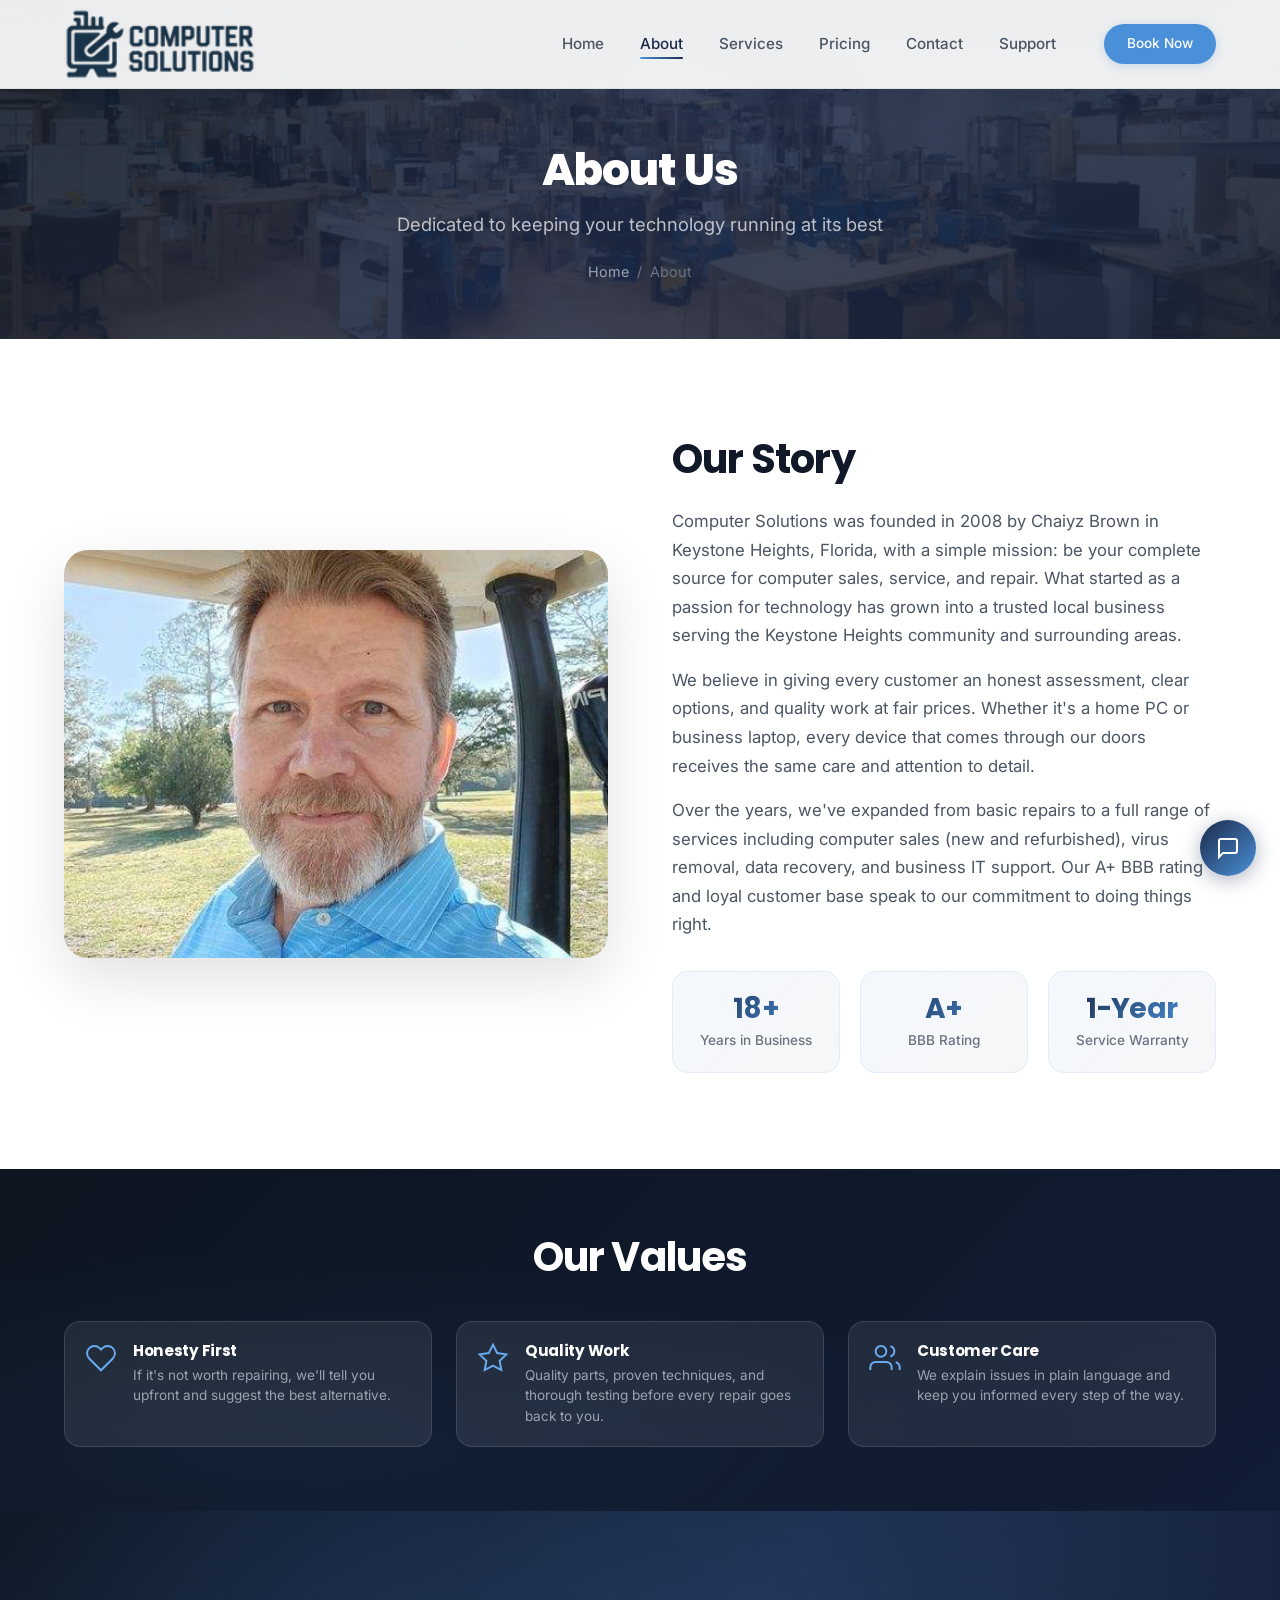
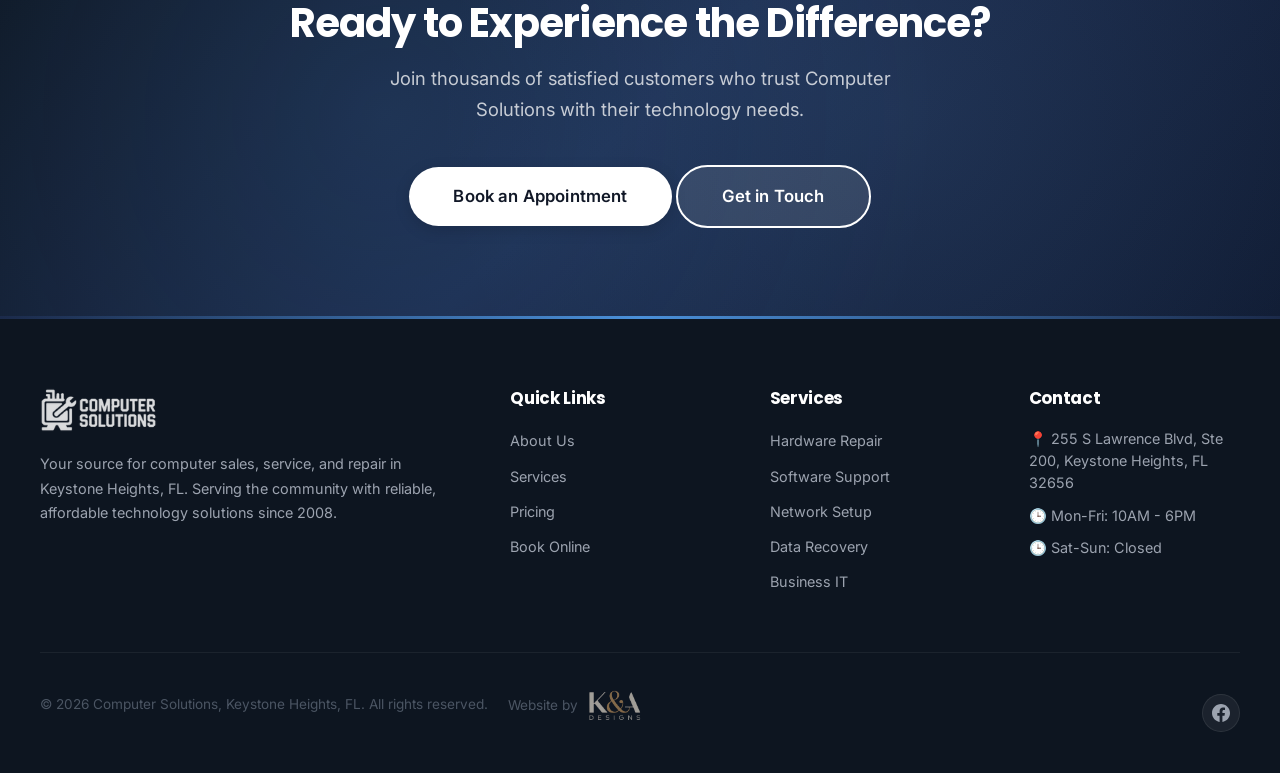
<file: about.html>
<!DOCTYPE html>
<html lang="en">
<head>
  <meta charset="UTF-8">
  <link rel="icon" href="favicon.ico" type="image/x-icon">
  <link rel="apple-touch-icon" href="images/favicon-180.png">
    <meta property="og:type" content="website">
  <meta property="og:title" content="About Us | Computer Solutions">
  <meta property="og:description" content="Learn about Computer Solutions and our 18+ years of computer repair experience in Keystone Heights, FL.">
  <meta property="og:image" content="/images/og-image.jpg">
  <meta name="twitter:card" content="summary_large_image">
  <meta name="viewport" content="width=device-width, initial-scale=1.0">
  <meta name="description" content="Learn about Computer Solutions - our team, mission, and 18+ years of computer repair and IT service experience.">
  <title>About Us | Computer Solutions</title>
  <link rel="preconnect" href="https://fonts.googleapis.com" crossorigin>
  <link rel="preconnect" href="https://fonts.gstatic.com" crossorigin>
  <link rel="preload" href="https://fonts.googleapis.com/css2?family=Inter:wght@400;500;600;700&family=Poppins:wght@700&display=swap" as="style" onload="this.onload=null;this.rel='stylesheet'"><noscript><link rel="stylesheet" href="https://fonts.googleapis.com/css2?family=Inter:wght@400;500;600;700&family=Poppins:wght@700&display=swap"></noscript>
  <link rel="preload" href="images/cs-logo.png" as="image">
  <link rel="stylesheet" href="css/styles.css">
</head>
<body>

  <!-- Header -->
  <header class="header" id="header">
    <nav class="nav container">
      <a href="index.html" class="logo">
        <img src="images/cs-logo.png" alt="Computer Solutions" class="nav-logo">
      </a>
      <ul class="nav-links" id="navLinks">
        <li><a href="index.html">Home</a></li>
        <li><a href="about.html" class="active">About</a></li>
        <li><a href="services.html">Services</a></li>
        <li><a href="pricing.html">Pricing</a></li>
        <li><a href="contact.html">Contact</a></li>
        <li><a href="support.html">Support</a></li>
        <li class="nav-cta"><a href="#" data-open-contact class="btn btn-primary">Book Now</a></li>
      </ul>
      <button class="mobile-toggle" id="mobileToggle" aria-label="Toggle menu">
        <span></span><span></span><span></span>
      </button>
    </nav>
  </header>

  <!-- Page Header -->
  <section class="page-header" style="background-image: url('images/hero-about.jpg');">
    <div class="container">
      <h1>About Us</h1>
      <p>Dedicated to keeping your technology running at its best</p>
      <div class="breadcrumb">
        <a href="index.html">Home</a>
        <span>/</span>
        <span>About</span>
      </div>
    </div>
  </section>

  <!-- About Story -->
  <section class="section">
    <div class="container">
      <div class="about-grid">
        <div class="about-image fade-in">
          <img loading="lazy" src="images/bio.jpg" alt="Chaiyz Brown, owner of Computer Solutions">
        </div>
        <div class="about-text fade-in">
          <h2>Our Story</h2>
          <p>Computer Solutions was founded in 2008 by Chaiyz Brown in Keystone Heights, Florida, with a simple mission: be your complete source for computer sales, service, and repair. What started as a passion for technology has grown into a trusted local business serving the Keystone Heights community and surrounding areas.</p>
          <p>We believe in giving every customer an honest assessment, clear options, and quality work at fair prices. Whether it's a home PC or business laptop, every device that comes through our doors receives the same care and attention to detail.</p>
          <p>Over the years, we've expanded from basic repairs to a full range of services including computer sales (new and refurbished), virus removal, data recovery, and business IT support. Our A+ BBB rating and loyal customer base speak to our commitment to doing things right.</p>
          <div class="about-stats">
            <div class="about-stat">
              <h3>18+</h3>
              <p>Years in Business</p>
            </div>
            <div class="about-stat">
              <h3>A+</h3>
              <p>BBB Rating</p>
            </div>
            <div class="about-stat">
              <h3>1-Year</h3>
              <p>Service Warranty</p>
            </div>
          </div>
        </div>
      </div>
    </div>
  </section>

  <!-- Our Values -->
  <section class="section why-section" style="padding: 4rem 0;">
    <div class="container">
      <h2 class="text-center fade-in" style="color:var(--white); margin-bottom: 2.5rem;">Our Values</h2>
      <div class="values-grid fade-in">
        <div class="value-item">
          <svg viewBox="0 0 24 24" fill="none" stroke="currentColor" stroke-width="1.5"><path d="M20.84 4.61a5.5 5.5 0 0 0-7.78 0L12 5.67l-1.06-1.06a5.5 5.5 0 0 0-7.78 7.78l1.06 1.06L12 21.23l7.78-7.78 1.06-1.06a5.5 5.5 0 0 0 0-7.78z"/></svg>
          <div>
            <h4>Honesty First</h4>
            <p>If it's not worth repairing, we'll tell you upfront and suggest the best alternative.</p>
          </div>
        </div>
        <div class="value-item">
          <svg viewBox="0 0 24 24" fill="none" stroke="currentColor" stroke-width="1.5"><polygon points="12 2 15.09 8.26 22 9.27 17 14.14 18.18 21.02 12 17.77 5.82 21.02 7 14.14 2 9.27 8.91 8.26 12 2"/></svg>
          <div>
            <h4>Quality Work</h4>
            <p>Quality parts, proven techniques, and thorough testing before every repair goes back to you.</p>
          </div>
        </div>
        <div class="value-item">
          <svg viewBox="0 0 24 24" fill="none" stroke="currentColor" stroke-width="1.5"><path d="M17 21v-2a4 4 0 0 0-4-4H5a4 4 0 0 0-4 4v2"/><circle cx="9" cy="7" r="4"/><path d="M23 21v-2a4 4 0 0 0-3-3.87"/><path d="M16 3.13a4 4 0 0 1 0 7.75"/></svg>
          <div>
            <h4>Customer Care</h4>
            <p>We explain issues in plain language and keep you informed every step of the way.</p>
          </div>
        </div>
      </div>
    </div>
  </section>

  <!-- CTA -->
  <section class="cta-banner">
    <div class="container">
      <h2>Ready to Experience the Difference?</h2>
      <p>Join thousands of satisfied customers who trust Computer Solutions with their technology needs.</p>
      <a href="#" data-open-contact class="btn btn-white btn-lg">Book an Appointment</a>
      <a href="contact.html" class="btn btn-outline btn-lg">Get in Touch</a>
    </div>
  </section>

  <!-- Footer -->
  <footer class="footer">
    <div class="footer-inner container">
      <div class="footer-grid">
        <div class="footer-about">
          <a href="index.html" class="logo">
            <img src="images/cs-logo.png" alt="Computer Solutions" class="footer-logo">
          </a>
          <p>Your source for computer sales, service, and repair in Keystone Heights, FL. Serving the community with reliable, affordable technology solutions since 2008.</p>
        </div>
        <div>
          <h4>Quick Links</h4>
          <ul class="footer-links">
            <li><a href="about.html">About Us</a></li>
            <li><a href="services.html">Services</a></li>
            <li><a href="pricing.html">Pricing</a></li>
            <li><a href="#" data-open-contact>Book Online</a></li>
          </ul>
        </div>
        <div>
          <h4>Services</h4>
          <ul class="footer-links">
            <li><a href="services.html">Hardware Repair</a></li>
            <li><a href="services.html">Software Support</a></li>
            <li><a href="services.html">Network Setup</a></li>
            <li><a href="services.html">Data Recovery</a></li>
            <li><a href="services.html">Business IT</a></li>
          </ul>
        </div>
        <div>
          <h4>Contact</h4>
          <ul class="footer-contact">
            <li>&#128205; 255 S Lawrence Blvd, Ste 200, Keystone Heights, FL 32656</li>
            <li>&#128338; Mon-Fri: 10AM - 6PM</li>
            <li>&#128338; Sat-Sun: Closed</li>
          </ul>
        </div>
      </div>
      <div class="footer-bottom">
        <p>&copy; 2026 Computer Solutions, Keystone Heights, FL. All rights reserved. <span style="display:inline-flex;align-items:center;gap:0.4rem;margin-left:1rem;">Website by <a href="https://kandadesigners.com/" target="_blank" rel="noopener"><img src="images/logo-new.png" alt="K&A Designs" style="height:56px;vertical-align:middle;opacity:0.7;"></a></span></p>
        <div class="footer-social">
          <a href="https://www.facebook.com/cskeystone/" aria-label="Facebook" target="_blank" rel="noopener"><svg width="18" height="18" viewBox="0 0 24 24" fill="currentColor"><path d="M24 12.073c0-6.627-5.373-12-12-12s-12 5.373-12 12c0 5.99 4.388 10.954 10.125 11.854v-8.385H7.078v-3.47h3.047V9.43c0-3.007 1.792-4.669 4.533-4.669 1.312 0 2.686.235 2.686.235v2.953H15.83c-1.491 0-1.956.925-1.956 1.874v2.25h3.328l-.532 3.47h-2.796v8.385C19.612 23.027 24 18.062 24 12.073z"/></svg></a>
        </div>
      </div>
    </div>
  </footer>

  <!-- Contact Modal -->
  <div class="contact-modal" id="contactModal">
    <div class="contact-modal-inner">
      <div class="contact-modal-header">
        <h3>Book a Repair</h3>
        <button class="contact-modal-close" id="contactModalClose" aria-label="Close">&times;</button>
      </div>
      <div class="contact-modal-body">
        <form id="modalContactForm">
          <input type="hidden" name="access_key" value="" class="web3forms-key">
          <input type="hidden" name="subject" value="Repair Request from Computer Solutions Website">
          <input type="hidden" name="from_name" value="Computer Solutions Website">
          <div class="form-row">
            <div class="form-group">
              <label for="mcName">Name *</label>
              <input type="text" id="mcName" name="name" required placeholder="Your name">
            </div>
            <div class="form-group">
              <label for="mcPhone">Phone *</label>
              <input type="tel" id="mcPhone" name="phone" required placeholder="(352) 000-0000">
            </div>
          </div>
          <div class="form-group">
            <label for="mcEmail">Email *</label>
            <input type="email" id="mcEmail" name="email" required placeholder="you@email.com">
          </div>
          <div class="form-group">
            <label for="mcService">Service Needed</label>
            <select id="mcService" name="service">
              <option value="">Select a service...</option>
              <option value="PC/Laptop Repair">PC / Laptop Repair</option>
              <option value="Virus Removal">Virus &amp; Malware Removal</option>
              <option value="Data Recovery">Data Recovery</option>
              <option value="Computer Purchase">Buy a Computer</option>
              <option value="Business IT">Business IT Support</option>
              <option value="Custom Build">Custom Computer Build</option>
              <option value="Other">Other / Not Sure</option>
            </select>
          </div>
          <div class="form-group">
            <label for="mcMessage">Describe the issue</label>
            <textarea id="mcMessage" name="message" placeholder="What's going on with your device?"></textarea>
          </div>
          <button type="submit" class="btn btn-accent btn-lg" style="width:100%;">Send Request</button>
        </form>
        <div class="form-success-inline" id="modalContactSuccess">
          <div class="success-icon">&#10003;</div>
          <h4>Request Sent!</h4>
          <p>We'll get back to you shortly!</p>
        </div>
      </div>
    </div>
  </div>

  <script defer src="js/config.js"></script>
  <script defer src="js/main.js"></script>
  <script defer src="js/chatbot.js"></script>
</body>
</html>
</file>
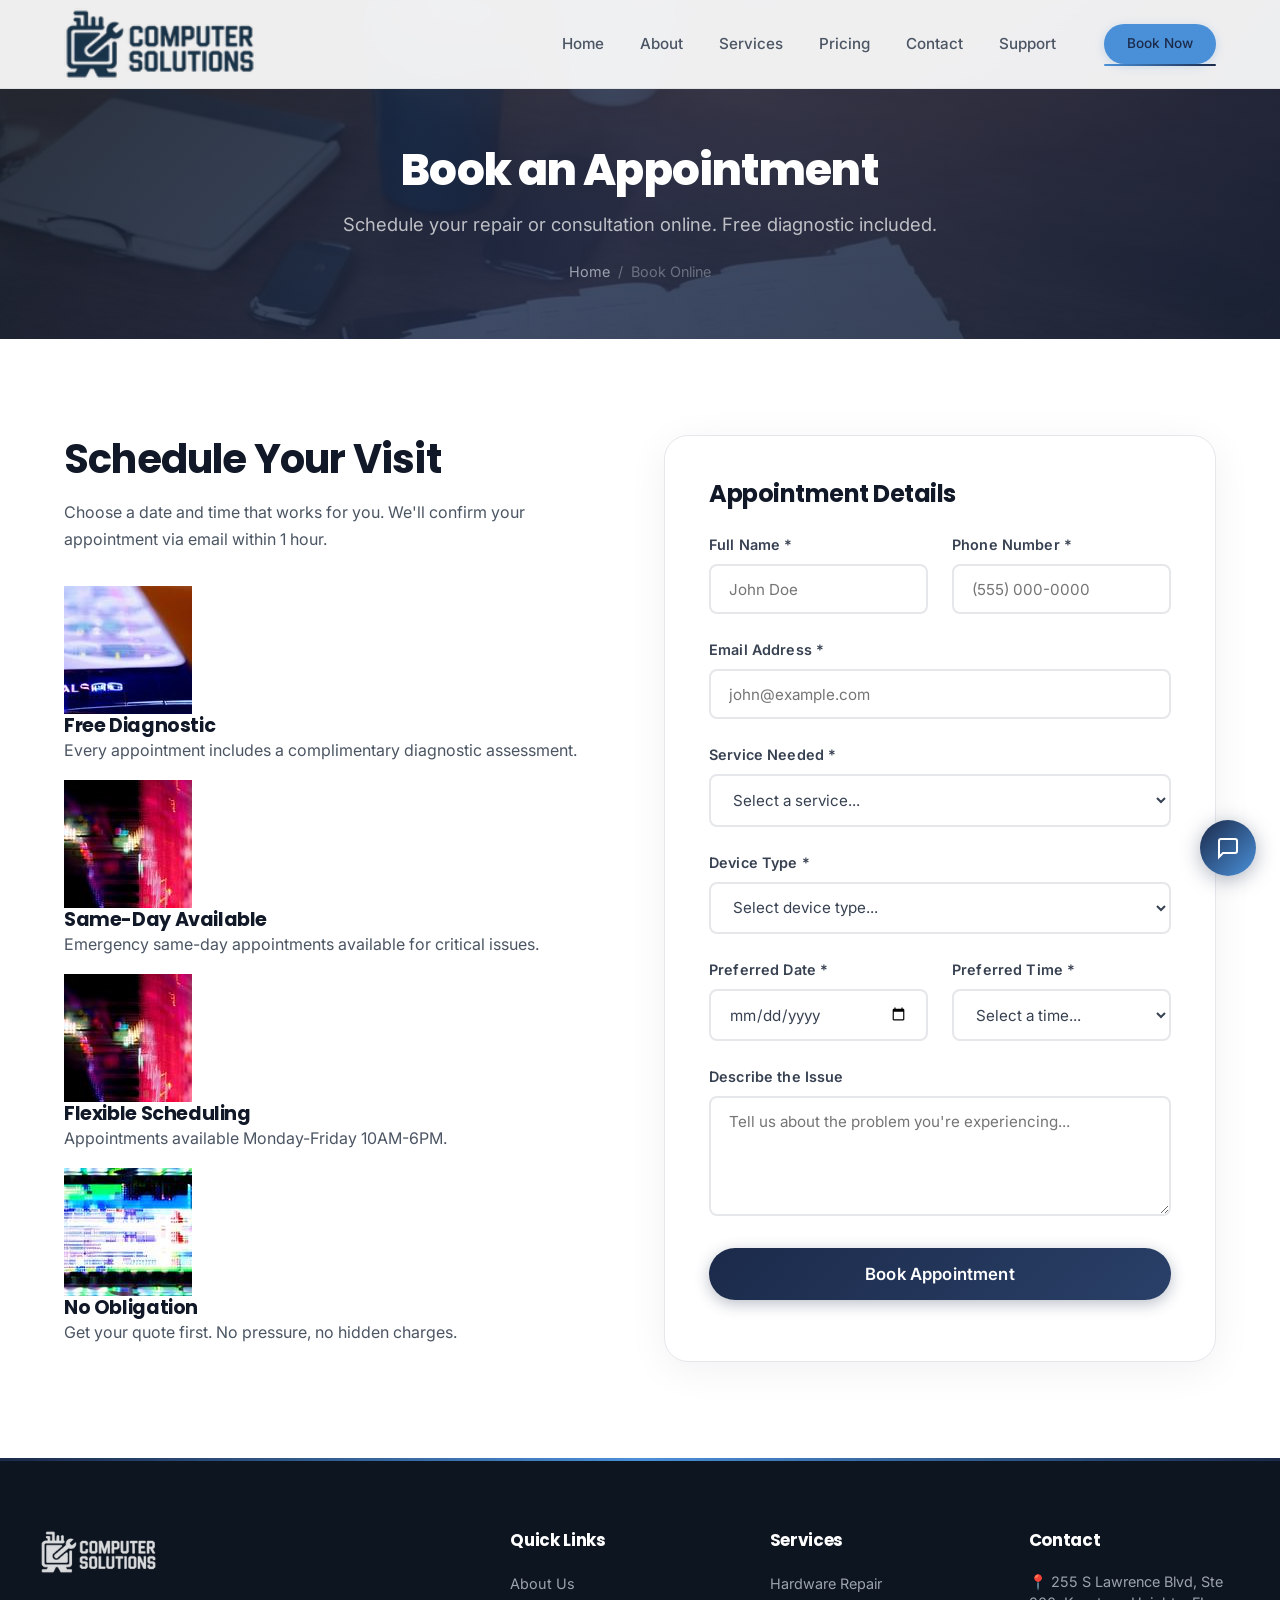
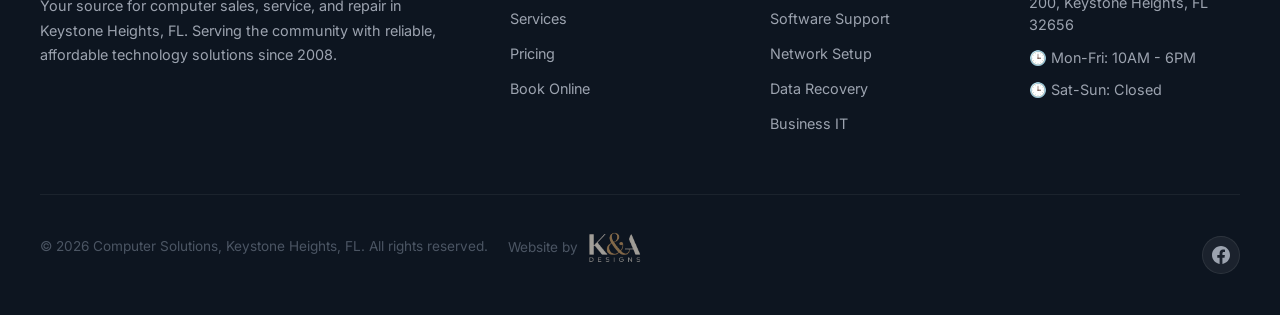
<file: booking.html>
<!DOCTYPE html>
<html lang="en">
<head>
  <meta charset="UTF-8">
  <link rel="icon" href="favicon.ico" type="image/x-icon">
  <link rel="apple-touch-icon" href="images/favicon-180.png">
    <meta property="og:type" content="website">
  <meta property="og:title" content="Book an Appointment | Computer Solutions">
  <meta property="og:description" content="Book a computer repair appointment online with Computer Solutions.">
  <meta property="og:image" content="/images/og-image.jpg">
  <meta name="twitter:card" content="summary_large_image">
  <meta name="viewport" content="width=device-width, initial-scale=1.0">
  <meta name="description" content="Book a computer repair appointment online with Computer Solutions. Easy scheduling, free diagnostic included.">
  <title>Book an Appointment | Computer Solutions</title>
  <link rel="preconnect" href="https://fonts.googleapis.com" crossorigin>
  <link rel="preconnect" href="https://fonts.gstatic.com" crossorigin>
  <link rel="preload" href="https://fonts.googleapis.com/css2?family=Inter:wght@400;500;600;700&family=Poppins:wght@700&display=swap" as="style" onload="this.onload=null;this.rel='stylesheet'"><noscript><link rel="stylesheet" href="https://fonts.googleapis.com/css2?family=Inter:wght@400;500;600;700&family=Poppins:wght@700&display=swap"></noscript>
  <link rel="preload" href="images/cs-logo.png" as="image">
  <link rel="stylesheet" href="css/styles.css">
</head>
<body>

  <!-- Header -->
  <header class="header" id="header">
    <nav class="nav container">
      <a href="index.html" class="logo">
        <img src="images/cs-logo.png" alt="Computer Solutions" class="nav-logo">
      </a>
      <ul class="nav-links" id="navLinks">
        <li><a href="index.html">Home</a></li>
        <li><a href="about.html">About</a></li>
        <li><a href="services.html">Services</a></li>
        <li><a href="pricing.html">Pricing</a></li>
        <li><a href="contact.html">Contact</a></li>
        <li><a href="support.html">Support</a></li>
        <li class="nav-cta"><a href="#" data-open-contact class="btn btn-primary active">Book Now</a></li>
      </ul>
      <button class="mobile-toggle" id="mobileToggle" aria-label="Toggle menu">
        <span></span><span></span><span></span>
      </button>
    </nav>
  </header>

  <!-- Page Header -->
  <section class="page-header" style="background-image: url('images/hero-booking.jpg');">
    <div class="container">
      <h1>Book an Appointment</h1>
      <p>Schedule your repair or consultation online. Free diagnostic included.</p>
      <div class="breadcrumb">
        <a href="index.html">Home</a>
        <span>/</span>
        <span>Book Online</span>
      </div>
    </div>
  </section>

  <!-- Booking Form -->
  <section class="section">
    <div class="container">
      <div class="booking-grid">
        <!-- Booking Info -->
        <div>
          <h2 style="margin-bottom: 1rem;">Schedule Your Visit</h2>
          <p style="margin-bottom: 2rem;">Choose a date and time that works for you. We'll confirm your appointment via email within 1 hour.</p>

          <div class="why-card fade-in" style="margin-bottom: 1rem;">
            <div class="why-icon"><img loading="lazy" src="images/icons/certified.jpg" alt="Free Diagnostic"></div>
            <div>
              <h4>Free Diagnostic</h4>
              <p>Every appointment includes a complimentary diagnostic assessment.</p>
            </div>
          </div>
          <div class="why-card fade-in" style="margin-bottom: 1rem;">
            <div class="why-icon"><img loading="lazy" src="images/icons/sameday.jpg" alt="Same-Day"></div>
            <div>
              <h4>Same-Day Available</h4>
              <p>Emergency same-day appointments available for critical issues.</p>
            </div>
          </div>
          <div class="why-card fade-in" style="margin-bottom: 1rem;">
            <div class="why-icon"><img loading="lazy" src="images/icons/sameday.jpg" alt="Flexible Scheduling"></div>
            <div>
              <h4>Flexible Scheduling</h4>
              <p>Appointments available Monday-Friday 10AM-6PM.</p>
            </div>
          </div>
          <div class="why-card fade-in">
            <div class="why-icon"><img loading="lazy" src="images/icons/pricing.jpg" alt="No Obligation"></div>
            <div>
              <h4>No Obligation</h4>
              <p>Get your quote first. No pressure, no hidden charges.</p>
            </div>
          </div>
        </div>

        <!-- Form -->
        <div class="form-container fade-in">
          <h3 style="margin-bottom: 1.5rem;">Appointment Details</h3>
          <form id="bookingForm">
            <input type="hidden" name="access_key" value="" class="web3forms-key">
            <input type="hidden" name="subject" value="Booking Request from Computer Solutions Website">
            <input type="hidden" name="from_name" value="Computer Solutions Website">
            <div class="form-row">
              <div class="form-group">
                <label for="bookName">Full Name *</label>
                <input type="text" id="bookName" name="name" required placeholder="John Doe">
              </div>
              <div class="form-group">
                <label for="bookPhone">Phone Number *</label>
                <input type="tel" id="bookPhone" name="phone" required placeholder="(555) 000-0000">
              </div>
            </div>
            <div class="form-group">
              <label for="bookEmail">Email Address *</label>
              <input type="email" id="bookEmail" name="email" required placeholder="john@example.com">
            </div>
            <div class="form-group">
              <label for="bookService">Service Needed *</label>
              <select id="bookService" name="service" required>
                <option value="">Select a service...</option>
                <option value="hardware">Hardware Repair</option>
                <option value="software">Software Support</option>
                <option value="data">Data Recovery</option>
                <option value="network">Network Setup</option>
                <option value="security">Cybersecurity</option>
                <option value="business">Business IT</option>
                <option value="upgrade">Upgrade / Custom Build</option>
                <option value="other">Other / Not Sure</option>
              </select>
            </div>
            <div class="form-group">
              <label for="bookDevice">Device Type *</label>
              <select id="bookDevice" name="device" required>
                <option value="">Select device type...</option>
                <option value="laptop">Laptop</option>
                <option value="desktop">Desktop PC</option>
                <option value="mac">Mac / MacBook</option>
                <option value="tablet">Tablet</option>
                <option value="other">Other</option>
              </select>
            </div>
            <div class="form-row">
              <div class="form-group">
                <label for="bookDate">Preferred Date *</label>
                <input type="date" id="bookDate" name="date" required>
              </div>
              <div class="form-group">
                <label for="bookTime">Preferred Time *</label>
                <select id="bookTime" name="time" required>
                  <option value="">Select a time...</option>
                  <option value="10:00">10:00 AM</option>
                  <option value="11:00">11:00 AM</option>
                  <option value="12:00">12:00 PM</option>
                  <option value="13:00">1:00 PM</option>
                  <option value="14:00">2:00 PM</option>
                  <option value="15:00">3:00 PM</option>
                  <option value="16:00">4:00 PM</option>
                  <option value="17:00">5:00 PM</option>
                </select>
              </div>
            </div>
            <div class="form-group">
              <label for="bookDescription">Describe the Issue</label>
              <textarea id="bookDescription" name="description" placeholder="Tell us about the problem you're experiencing..."></textarea>
            </div>
            <button type="submit" class="btn btn-primary btn-lg" style="width: 100%;">Book Appointment</button>
          </form>
          <div class="form-success" id="bookingSuccess">
            <div class="form-success-icon">&#10003;</div>
            <h3>Appointment Booked!</h3>
            <p>We've received your booking request. You'll receive a confirmation email within 1 hour with all the details.</p>
            <a href="index.html" class="btn btn-primary" style="margin-top: 1rem;">Back to Home</a>
          </div>
        </div>
      </div>
    </div>
  </section>

  <!-- Footer -->
  <footer class="footer">
    <div class="footer-inner container">
      <div class="footer-grid">
        <div class="footer-about">
          <a href="index.html" class="logo">
            <img src="images/cs-logo.png" alt="Computer Solutions" class="footer-logo">
          </a>
          <p>Your source for computer sales, service, and repair in Keystone Heights, FL. Serving the community with reliable, affordable technology solutions since 2008.</p>
        </div>
        <div>
          <h4>Quick Links</h4>
          <ul class="footer-links">
            <li><a href="about.html">About Us</a></li>
            <li><a href="services.html">Services</a></li>
            <li><a href="pricing.html">Pricing</a></li>
            <li><a href="#" data-open-contact>Book Online</a></li>
          </ul>
        </div>
        <div>
          <h4>Services</h4>
          <ul class="footer-links">
            <li><a href="services.html">Hardware Repair</a></li>
            <li><a href="services.html">Software Support</a></li>
            <li><a href="services.html">Network Setup</a></li>
            <li><a href="services.html">Data Recovery</a></li>
            <li><a href="services.html">Business IT</a></li>
          </ul>
        </div>
        <div>
          <h4>Contact</h4>
          <ul class="footer-contact">
            <li>&#128205; 255 S Lawrence Blvd, Ste 200, Keystone Heights, FL 32656</li>
            <li>&#128338; Mon-Fri: 10AM - 6PM</li>
            <li>&#128338; Sat-Sun: Closed</li>
          </ul>
        </div>
      </div>
      <div class="footer-bottom">
        <p>&copy; 2026 Computer Solutions, Keystone Heights, FL. All rights reserved. <span style="display:inline-flex;align-items:center;gap:0.4rem;margin-left:1rem;">Website by <a href="https://kandadesigners.com/" target="_blank" rel="noopener"><img src="images/logo-new.png" alt="K&A Designs" style="height:56px;vertical-align:middle;opacity:0.7;"></a></span></p>
        <div class="footer-social">
          <a href="https://www.facebook.com/cskeystone/" aria-label="Facebook" target="_blank" rel="noopener"><svg width="18" height="18" viewBox="0 0 24 24" fill="currentColor"><path d="M24 12.073c0-6.627-5.373-12-12-12s-12 5.373-12 12c0 5.99 4.388 10.954 10.125 11.854v-8.385H7.078v-3.47h3.047V9.43c0-3.007 1.792-4.669 4.533-4.669 1.312 0 2.686.235 2.686.235v2.953H15.83c-1.491 0-1.956.925-1.956 1.874v2.25h3.328l-.532 3.47h-2.796v8.385C19.612 23.027 24 18.062 24 12.073z"/></svg></a>
        </div>
      </div>
    </div>
  </footer>

  <!-- Contact Modal -->
  <div class="contact-modal" id="contactModal">
    <div class="contact-modal-inner">
      <div class="contact-modal-header">
        <h3>Book a Repair</h3>
        <button class="contact-modal-close" id="contactModalClose" aria-label="Close">&times;</button>
      </div>
      <div class="contact-modal-body">
        <form id="modalContactForm">
          <input type="hidden" name="access_key" value="" class="web3forms-key">
          <input type="hidden" name="subject" value="Repair Request from Computer Solutions Website">
          <input type="hidden" name="from_name" value="Computer Solutions Website">
          <div class="form-row">
            <div class="form-group">
              <label for="mcName">Name *</label>
              <input type="text" id="mcName" name="name" required placeholder="Your name">
            </div>
            <div class="form-group">
              <label for="mcPhone">Phone *</label>
              <input type="tel" id="mcPhone" name="phone" required placeholder="(352) 000-0000">
            </div>
          </div>
          <div class="form-group">
            <label for="mcEmail">Email *</label>
            <input type="email" id="mcEmail" name="email" required placeholder="you@email.com">
          </div>
          <div class="form-group">
            <label for="mcService">Service Needed</label>
            <select id="mcService" name="service">
              <option value="">Select a service...</option>
              <option value="PC/Laptop Repair">PC / Laptop Repair</option>
              <option value="Virus Removal">Virus &amp; Malware Removal</option>
              <option value="Data Recovery">Data Recovery</option>
              <option value="Computer Purchase">Buy a Computer</option>
              <option value="Business IT">Business IT Support</option>
              <option value="Custom Build">Custom Computer Build</option>
              <option value="Other">Other / Not Sure</option>
            </select>
          </div>
          <div class="form-group">
            <label for="mcMessage">Describe the issue</label>
            <textarea id="mcMessage" name="message" placeholder="What's going on with your device?"></textarea>
          </div>
          <button type="submit" class="btn btn-accent btn-lg" style="width:100%;">Send Request</button>
        </form>
        <div class="form-success-inline" id="modalContactSuccess">
          <div class="success-icon">&#10003;</div>
          <h4>Request Sent!</h4>
          <p>We'll get back to you shortly!</p>
        </div>
      </div>
    </div>
  </div>

  <script defer src="js/config.js"></script>
  <script defer src="js/main.js"></script>
  <script defer src="js/chatbot.js"></script>
</body>
</html>
</file>
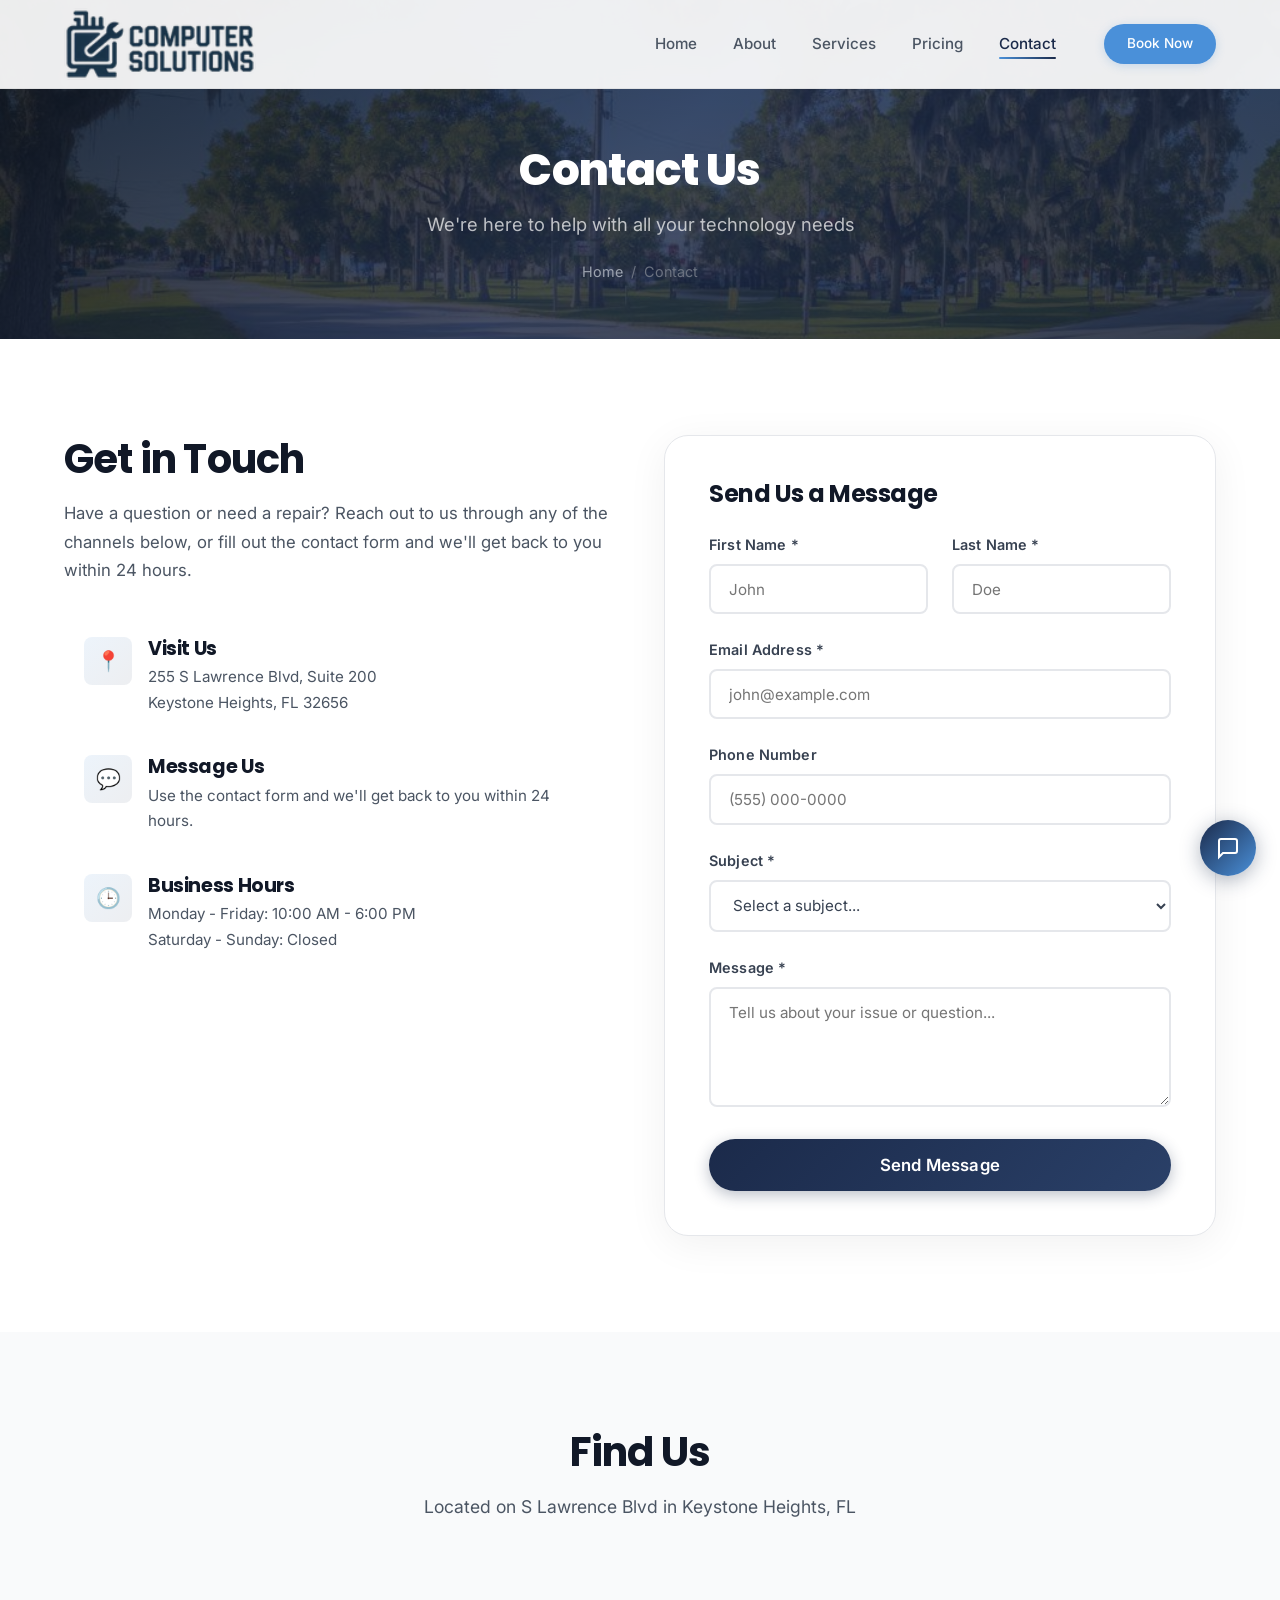
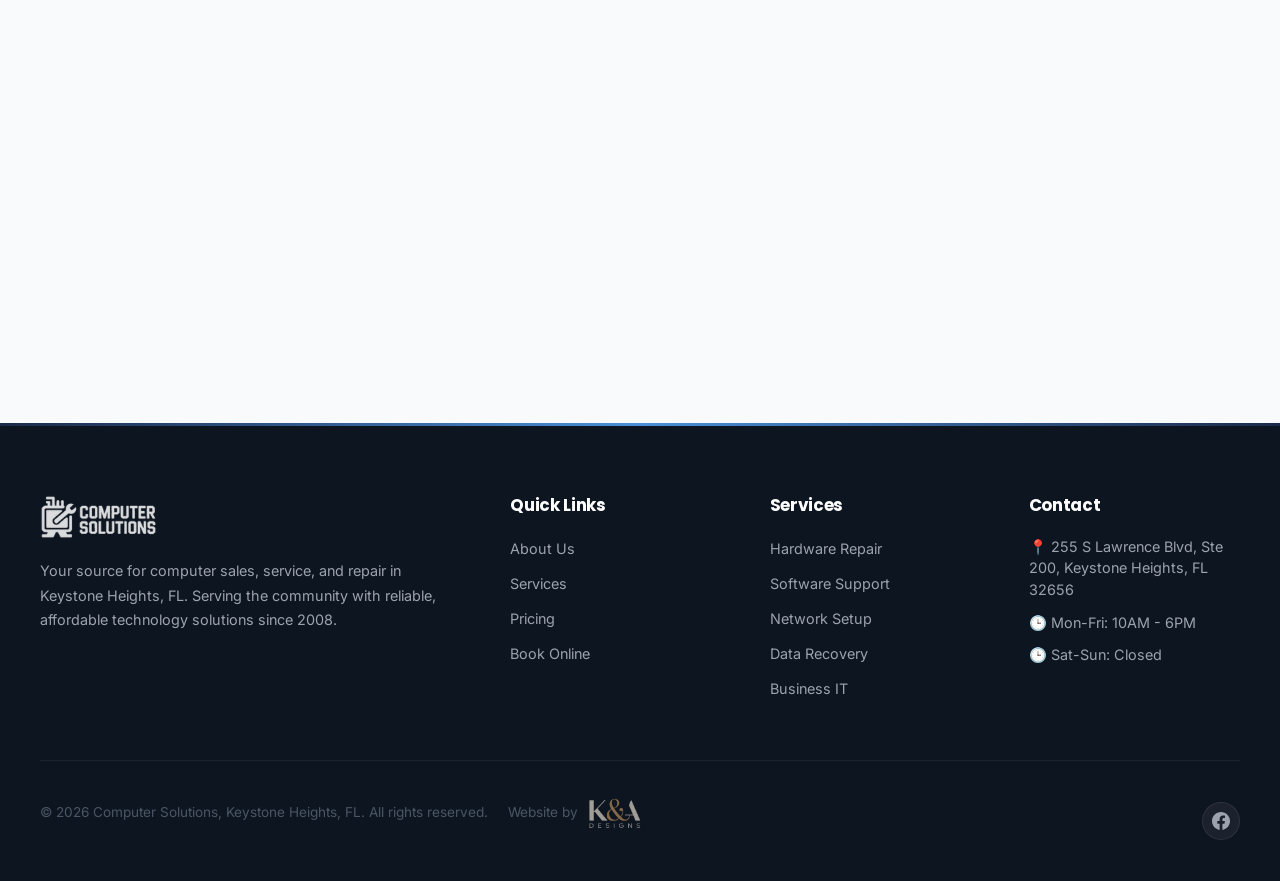
<file: contact.html>
<!DOCTYPE html>
<html lang="en">
<head>
  <meta charset="UTF-8">
  <link rel="icon" href="favicon.ico" type="image/x-icon">
  <link rel="apple-touch-icon" href="images/favicon-180.png">
    <meta property="og:type" content="website">
  <meta property="og:title" content="Contact Us | Computer Solutions">
  <meta property="og:description" content="Contact Computer Solutions in Keystone Heights, FL for computer repair and IT services.">
  <meta property="og:image" content="/images/og-image.jpg">
  <meta name="twitter:card" content="summary_large_image">
  <meta name="viewport" content="width=device-width, initial-scale=1.0">
  <meta name="description" content="Contact Computer Solutions for computer repair and IT services. Call, email, or visit us today.">
  <title>Contact Us | Computer Solutions</title>
  <link rel="preconnect" href="https://fonts.googleapis.com" crossorigin>
  <link rel="preconnect" href="https://fonts.gstatic.com" crossorigin>
  <link rel="preload" href="https://fonts.googleapis.com/css2?family=Inter:wght@400;500;600;700&family=Poppins:wght@700&display=swap" as="style" onload="this.onload=null;this.rel='stylesheet'"><noscript><link rel="stylesheet" href="https://fonts.googleapis.com/css2?family=Inter:wght@400;500;600;700&family=Poppins:wght@700&display=swap"></noscript>
  <link rel="preload" href="images/cs-logo.png" as="image">
  <link rel="stylesheet" href="css/styles.css">
</head>
<body>

  <!-- Header -->
  <header class="header" id="header">
    <nav class="nav container">
      <a href="index.html" class="logo">
        <img src="images/cs-logo.png" alt="Computer Solutions" class="nav-logo">
      </a>
      <ul class="nav-links" id="navLinks">
        <li><a href="index.html">Home</a></li>
        <li><a href="about.html">About</a></li>
        <li><a href="services.html">Services</a></li>
        <li><a href="pricing.html">Pricing</a></li>
        <li><a href="contact.html" class="active">Contact</a></li>
        <li class="nav-cta"><a href="#" data-open-contact class="btn btn-primary">Book Now</a></li>
      </ul>
      <button class="mobile-toggle" id="mobileToggle" aria-label="Toggle menu">
        <span></span><span></span><span></span>
      </button>
    </nav>
  </header>

  <!-- Page Header -->
  <section class="page-header" style="background-image: url('images/hero-contact.jpg');">
    <div class="container">
      <h1>Contact Us</h1>
      <p>We're here to help with all your technology needs</p>
      <div class="breadcrumb">
        <a href="index.html">Home</a>
        <span>/</span>
        <span>Contact</span>
      </div>
    </div>
  </section>

  <!-- Contact Section -->
  <section class="section">
    <div class="container">
      <div class="contact-grid">
        <!-- Contact Info -->
        <div>
          <h2 style="margin-bottom: 1rem;">Get in Touch</h2>
          <p style="margin-bottom: 2rem; font-size: 1.05rem;">Have a question or need a repair? Reach out to us through any of the channels below, or fill out the contact form and we'll get back to you within 24 hours.</p>

          <div class="contact-info-card fade-in">
            <div class="contact-info-icon">&#128205;</div>
            <div>
              <h4>Visit Us</h4>
              <p>255 S Lawrence Blvd, Suite 200<br>Keystone Heights, FL 32656</p>
            </div>
          </div>
          <div class="contact-info-card fade-in">
            <div class="contact-info-icon">&#128172;</div>
            <div>
              <h4>Message Us</h4>
              <p>Use the contact form and we'll get back to you within 24 hours.</p>
            </div>
          </div>
          <div class="contact-info-card fade-in">
            <div class="contact-info-icon">&#128338;</div>
            <div>
              <h4>Business Hours</h4>
              <p>Monday - Friday: 10:00 AM - 6:00 PM<br>Saturday - Sunday: Closed</p>
            </div>
          </div>
        </div>

        <!-- Contact Form -->
        <div class="form-container fade-in">
          <h3 style="margin-bottom: 1.5rem;">Send Us a Message</h3>
          <form id="contactForm">
            <input type="hidden" name="access_key" value="" class="web3forms-key">
            <input type="hidden" name="subject" value="Contact Form from Computer Solutions Website">
            <input type="hidden" name="from_name" value="Computer Solutions Website">
            <div class="form-row">
              <div class="form-group">
                <label for="firstName">First Name *</label>
                <input type="text" id="firstName" name="firstName" required placeholder="John">
              </div>
              <div class="form-group">
                <label for="lastName">Last Name *</label>
                <input type="text" id="lastName" name="lastName" required placeholder="Doe">
              </div>
            </div>
            <div class="form-group">
              <label for="email">Email Address *</label>
              <input type="email" id="email" name="email" required placeholder="john@example.com">
            </div>
            <div class="form-group">
              <label for="phone">Phone Number</label>
              <input type="tel" id="phone" name="phone" placeholder="(555) 000-0000">
            </div>
            <div class="form-group">
              <label for="subject">Subject *</label>
              <select id="subject" name="subject" required>
                <option value="">Select a subject...</option>
                <option value="repair">Computer Repair</option>
                <option value="network">Network Setup</option>
                <option value="business">Business IT Services</option>
                <option value="data">Data Recovery</option>
                <option value="quote">Request a Quote</option>
                <option value="other">Other</option>
              </select>
            </div>
            <div class="form-group">
              <label for="message">Message *</label>
              <textarea id="message" name="message" required placeholder="Tell us about your issue or question..."></textarea>
            </div>
            <button type="submit" class="btn btn-primary btn-lg" style="width: 100%;">Send Message</button>
          </form>
          <div class="form-success" id="contactSuccess">
            <div class="form-success-icon">&#10003;</div>
            <h3>Message Sent!</h3>
            <p>Thank you for reaching out. We'll get back to you within 24 hours.</p>
            <a href="index.html" class="btn btn-primary" style="margin-top: 1rem;">Back to Home</a>
          </div>
        </div>
      </div>
    </div>
  </section>

  <!-- Map Placeholder -->
  <section class="section section-gray">
    <div class="container">
      <div class="section-header centered fade-in">
        <h2>Find Us</h2>
        <p>Located on S Lawrence Blvd in Keystone Heights, FL</p>
      </div>
      <div style="border-radius: var(--radius-lg); overflow: hidden; height: 350px;">
        <iframe src="https://www.google.com/maps/embed?pb=!1m18!1m12!1m3!1d3461.5!2d-82.0318!3d29.7864!2m3!1f0!2f0!3f0!3m2!1i1024!2i768!4f13.1!3m3!1m2!1s0x0%3A0x0!2zMjnCsDQ3JzExLjAiTiA4MsKwMDEnNTQuNSJX!5e0!3m2!1sen!2sus!4v1" width="100%" height="350" style="border:0;" allowfullscreen="" loading="lazy" referrerpolicy="no-referrer-when-downgrade"></iframe>
      </div>
    </div>
  </section>

  <!-- Footer -->
  <footer class="footer">
    <div class="footer-inner container">
      <div class="footer-grid">
        <div class="footer-about">
          <a href="index.html" class="logo">
            <img src="images/cs-logo.png" alt="Computer Solutions" class="footer-logo">
          </a>
          <p>Your source for computer sales, service, and repair in Keystone Heights, FL. Serving the community with reliable, affordable technology solutions since 2008.</p>
        </div>
        <div>
          <h4>Quick Links</h4>
          <ul class="footer-links">
            <li><a href="about.html">About Us</a></li>
            <li><a href="services.html">Services</a></li>
            <li><a href="pricing.html">Pricing</a></li>
            <li><a href="#" data-open-contact>Book Online</a></li>
          </ul>
        </div>
        <div>
          <h4>Services</h4>
          <ul class="footer-links">
            <li><a href="services.html">Hardware Repair</a></li>
            <li><a href="services.html">Software Support</a></li>
            <li><a href="services.html">Network Setup</a></li>
            <li><a href="services.html">Data Recovery</a></li>
            <li><a href="services.html">Business IT</a></li>
          </ul>
        </div>
        <div>
          <h4>Contact</h4>
          <ul class="footer-contact">
            <li>&#128205; 255 S Lawrence Blvd, Ste 200, Keystone Heights, FL 32656</li>
            <li>&#128338; Mon-Fri: 10AM - 6PM</li>
            <li>&#128338; Sat-Sun: Closed</li>
          </ul>
        </div>
      </div>
      <div class="footer-bottom">
        <p>&copy; 2026 Computer Solutions, Keystone Heights, FL. All rights reserved. <span style="display:inline-flex;align-items:center;gap:0.4rem;margin-left:1rem;">Website by <a href="https://kandadesigners.com/" target="_blank" rel="noopener"><img src="images/logo-new.png" alt="K&A Designs" style="height:56px;vertical-align:middle;opacity:0.7;"></a></span></p>
        <div class="footer-social">
          <a href="https://www.facebook.com/cskeystone/" aria-label="Facebook" target="_blank" rel="noopener"><svg width="18" height="18" viewBox="0 0 24 24" fill="currentColor"><path d="M24 12.073c0-6.627-5.373-12-12-12s-12 5.373-12 12c0 5.99 4.388 10.954 10.125 11.854v-8.385H7.078v-3.47h3.047V9.43c0-3.007 1.792-4.669 4.533-4.669 1.312 0 2.686.235 2.686.235v2.953H15.83c-1.491 0-1.956.925-1.956 1.874v2.25h3.328l-.532 3.47h-2.796v8.385C19.612 23.027 24 18.062 24 12.073z"/></svg></a>
        </div>
      </div>
    </div>
  </footer>

  <!-- Contact Modal -->
  <div class="contact-modal" id="contactModal">
    <div class="contact-modal-inner">
      <div class="contact-modal-header">
        <h3>Book a Repair</h3>
        <button class="contact-modal-close" id="contactModalClose" aria-label="Close">&times;</button>
      </div>
      <div class="contact-modal-body">
        <form id="modalContactForm">
          <input type="hidden" name="access_key" value="" class="web3forms-key">
          <input type="hidden" name="subject" value="Repair Request from Computer Solutions Website">
          <input type="hidden" name="from_name" value="Computer Solutions Website">
          <div class="form-row">
            <div class="form-group">
              <label for="mcName">Name *</label>
              <input type="text" id="mcName" name="name" required placeholder="Your name">
            </div>
            <div class="form-group">
              <label for="mcPhone">Phone *</label>
              <input type="tel" id="mcPhone" name="phone" required placeholder="(352) 000-0000">
            </div>
          </div>
          <div class="form-group">
            <label for="mcEmail">Email *</label>
            <input type="email" id="mcEmail" name="email" required placeholder="you@email.com">
          </div>
          <div class="form-group">
            <label for="mcService">Service Needed</label>
            <select id="mcService" name="service">
              <option value="">Select a service...</option>
              <option value="PC/Laptop Repair">PC / Laptop Repair</option>
              <option value="Virus Removal">Virus &amp; Malware Removal</option>
              <option value="Data Recovery">Data Recovery</option>
              <option value="Computer Purchase">Buy a Computer</option>
              <option value="Business IT">Business IT Support</option>
              <option value="Custom Build">Custom Computer Build</option>
              <option value="Other">Other / Not Sure</option>
            </select>
          </div>
          <div class="form-group">
            <label for="mcMessage">Describe the issue</label>
            <textarea id="mcMessage" name="message" placeholder="What's going on with your device?"></textarea>
          </div>
          <button type="submit" class="btn btn-accent btn-lg" style="width:100%;">Send Request</button>
        </form>
        <div class="form-success-inline" id="modalContactSuccess">
          <div class="success-icon">&#10003;</div>
          <h4>Request Sent!</h4>
          <p>We'll get back to you shortly!</p>
        </div>
      </div>
    </div>
  </div>

  <script defer src="js/config.js"></script>
  <script defer src="js/main.js"></script>
  <script defer src="js/chatbot.js"></script>
</body>
</html>
</file>
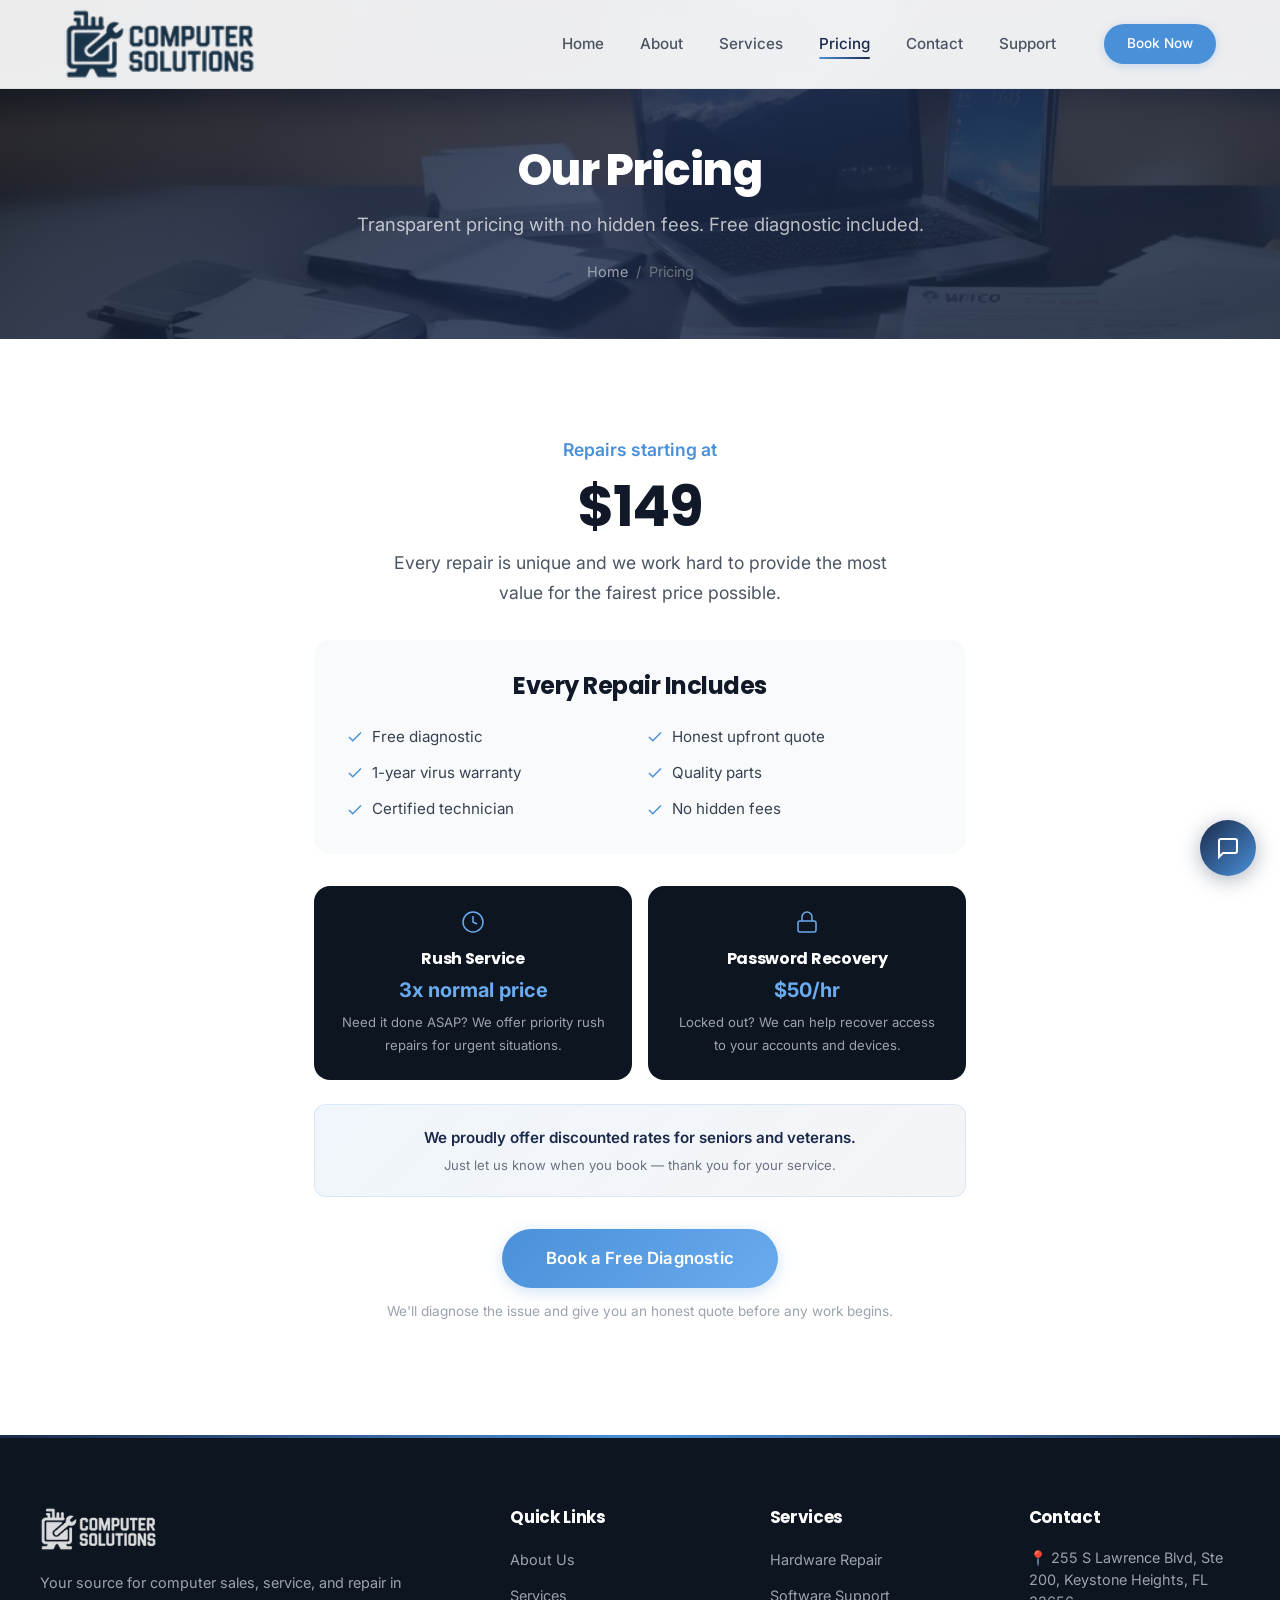
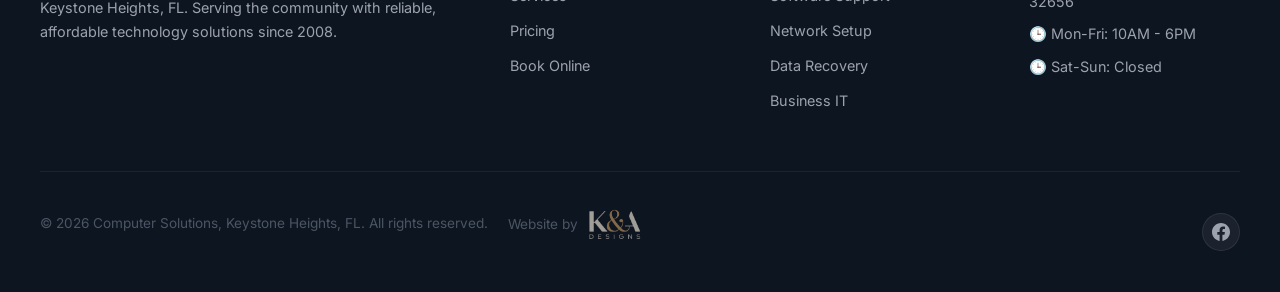
<file: pricing.html>
<!DOCTYPE html>
<html lang="en">
<head>
  <meta charset="UTF-8">
  <link rel="icon" href="favicon.ico" type="image/x-icon">
  <link rel="apple-touch-icon" href="images/favicon-180.png">
    <meta property="og:type" content="website">
  <meta property="og:title" content="Pricing | Computer Solutions">
  <meta property="og:description" content="Transparent pricing for computer repair and IT services. Free diagnostic included.">
  <meta property="og:image" content="/images/og-image.jpg">
  <meta name="twitter:card" content="summary_large_image">
  <meta name="viewport" content="width=device-width, initial-scale=1.0">
  <meta name="description" content="Computer Solutions pricing - transparent, affordable rates for computer repair and IT services. Free diagnostics included.">
  <title>Pricing | Computer Solutions</title>
  <link rel="preconnect" href="https://fonts.googleapis.com" crossorigin>
  <link rel="preconnect" href="https://fonts.gstatic.com" crossorigin>
  <link rel="preload" href="https://fonts.googleapis.com/css2?family=Inter:wght@400;500;600;700&family=Poppins:wght@700&display=swap" as="style" onload="this.onload=null;this.rel='stylesheet'"><noscript><link rel="stylesheet" href="https://fonts.googleapis.com/css2?family=Inter:wght@400;500;600;700&family=Poppins:wght@700&display=swap"></noscript>
  <link rel="preload" href="images/cs-logo.png" as="image">
  <link rel="stylesheet" href="css/styles.css">
</head>
<body>

  <!-- Header -->
  <header class="header" id="header">
    <nav class="nav container">
      <a href="index.html" class="logo">
        <img src="images/cs-logo.png" alt="Computer Solutions" class="nav-logo">
      </a>
      <ul class="nav-links" id="navLinks">
        <li><a href="index.html">Home</a></li>
        <li><a href="about.html">About</a></li>
        <li><a href="services.html">Services</a></li>
        <li><a href="pricing.html" class="active">Pricing</a></li>
        <li><a href="contact.html">Contact</a></li>
        <li><a href="support.html">Support</a></li>
        <li class="nav-cta"><a href="#" data-open-contact class="btn btn-primary">Book Now</a></li>
      </ul>
      <button class="mobile-toggle" id="mobileToggle" aria-label="Toggle menu">
        <span></span><span></span><span></span>
      </button>
    </nav>
  </header>

  <!-- Page Header -->
  <section class="page-header" style="background-image: url('images/hero-pricing.jpg');">
    <div class="container">
      <h1>Our Pricing</h1>
      <p>Transparent pricing with no hidden fees. Free diagnostic included.</p>
      <div class="breadcrumb">
        <a href="index.html">Home</a>
        <span>/</span>
        <span>Pricing</span>
      </div>
    </div>
  </section>

  <!-- Pricing -->
  <section class="section">
    <div class="container" style="max-width:700px;">
      <div class="text-center fade-in">
        <p style="font-size:1.1rem;color:var(--accent);font-weight:600;margin-bottom:0.5rem;">Repairs starting at</p>
        <h2 style="font-size:3.5rem;margin-bottom:0.5rem;">$149</h2>
        <p style="font-size:1.1rem;color:var(--gray-600);line-height:1.7;max-width:500px;margin:0 auto 2rem;">Every repair is unique and we work hard to provide the most value for the fairest price possible.</p>
      </div>
      <div class="fade-in" style="background:var(--gray-50);border-radius:16px;padding:2rem;">
        <h3 style="text-align:center;margin-bottom:1.5rem;">Every Repair Includes</h3>
        <div style="display:grid;grid-template-columns:1fr 1fr;gap:0.75rem;">
          <div style="display:flex;align-items:center;gap:0.5rem;font-size:0.95rem;color:var(--gray-700);">
            <svg viewBox="0 0 24 24" fill="none" stroke="var(--accent)" stroke-width="2" style="width:18px;height:18px;flex-shrink:0;"><polyline points="20 6 9 17 4 12"/></svg>
            Free diagnostic
          </div>
          <div style="display:flex;align-items:center;gap:0.5rem;font-size:0.95rem;color:var(--gray-700);">
            <svg viewBox="0 0 24 24" fill="none" stroke="var(--accent)" stroke-width="2" style="width:18px;height:18px;flex-shrink:0;"><polyline points="20 6 9 17 4 12"/></svg>
            Honest upfront quote
          </div>
          <div style="display:flex;align-items:center;gap:0.5rem;font-size:0.95rem;color:var(--gray-700);">
            <svg viewBox="0 0 24 24" fill="none" stroke="var(--accent)" stroke-width="2" style="width:18px;height:18px;flex-shrink:0;"><polyline points="20 6 9 17 4 12"/></svg>
            1-year virus warranty
          </div>
          <div style="display:flex;align-items:center;gap:0.5rem;font-size:0.95rem;color:var(--gray-700);">
            <svg viewBox="0 0 24 24" fill="none" stroke="var(--accent)" stroke-width="2" style="width:18px;height:18px;flex-shrink:0;"><polyline points="20 6 9 17 4 12"/></svg>
            Quality parts
          </div>
          <div style="display:flex;align-items:center;gap:0.5rem;font-size:0.95rem;color:var(--gray-700);">
            <svg viewBox="0 0 24 24" fill="none" stroke="var(--accent)" stroke-width="2" style="width:18px;height:18px;flex-shrink:0;"><polyline points="20 6 9 17 4 12"/></svg>
            Certified technician
          </div>
          <div style="display:flex;align-items:center;gap:0.5rem;font-size:0.95rem;color:var(--gray-700);">
            <svg viewBox="0 0 24 24" fill="none" stroke="var(--accent)" stroke-width="2" style="width:18px;height:18px;flex-shrink:0;"><polyline points="20 6 9 17 4 12"/></svg>
            No hidden fees
          </div>
        </div>
      </div>
      <!-- Additional Services -->
      <div class="fade-in" style="margin-top:2rem;display:grid;grid-template-columns:1fr 1fr;gap:1rem;">
        <div style="background:var(--dark);border-radius:16px;padding:1.5rem;text-align:center;">
          <svg viewBox="0 0 24 24" fill="none" stroke="var(--accent-light)" stroke-width="1.5" style="width:24px;height:24px;margin-bottom:0.5rem;"><circle cx="12" cy="12" r="10"/><polyline points="12 6 12 12 16 14"/></svg>
          <h4 style="color:var(--white);font-size:1rem;margin-bottom:0.3rem;">Rush Service</h4>
          <p style="color:var(--accent-light);font-size:1.25rem;font-weight:700;margin-bottom:0.25rem;">3x normal price</p>
          <p style="color:var(--gray-400);font-size:0.82rem;margin:0;">Need it done ASAP? We offer priority rush repairs for urgent situations.</p>
        </div>
        <div style="background:var(--dark);border-radius:16px;padding:1.5rem;text-align:center;">
          <svg viewBox="0 0 24 24" fill="none" stroke="var(--accent-light)" stroke-width="1.5" style="width:24px;height:24px;margin-bottom:0.5rem;"><rect x="3" y="11" width="18" height="11" rx="2" ry="2"/><path d="M7 11V7a5 5 0 0 1 10 0v4"/></svg>
          <h4 style="color:var(--white);font-size:1rem;margin-bottom:0.3rem;">Password Recovery</h4>
          <p style="color:var(--accent-light);font-size:1.25rem;font-weight:700;margin-bottom:0.25rem;">$50/hr</p>
          <p style="color:var(--gray-400);font-size:0.82rem;margin:0;">Locked out? We can help recover access to your accounts and devices.</p>
        </div>
      </div>

      <div class="fade-in text-center" style="margin-top:1.5rem;padding:1.25rem;background:linear-gradient(135deg,rgba(74,144,217,0.08),rgba(27,42,74,0.05));border:1px solid rgba(74,144,217,0.15);border-radius:12px;">
        <p style="font-size:0.95rem;color:var(--primary);font-weight:600;margin-bottom:0.2rem;">We proudly offer discounted rates for seniors and veterans.</p>
        <p style="font-size:0.82rem;color:var(--gray-500);margin:0;">Just let us know when you book — thank you for your service.</p>
      </div>

      <div class="text-center fade-in" style="margin-top:2rem;">
        <a href="#" data-open-contact class="btn btn-accent btn-lg">Book a Free Diagnostic</a>
        <p style="font-size:0.85rem;color:var(--gray-400);margin-top:0.75rem;">We'll diagnose the issue and give you an honest quote before any work begins.</p>
      </div>
    </div>
  </section>

  <!-- Footer -->
  <footer class="footer">
    <div class="footer-inner container">
      <div class="footer-grid">
        <div class="footer-about">
          <a href="index.html" class="logo">
            <img src="images/cs-logo.png" alt="Computer Solutions" class="footer-logo">
          </a>
          <p>Your source for computer sales, service, and repair in Keystone Heights, FL. Serving the community with reliable, affordable technology solutions since 2008.</p>
        </div>
        <div>
          <h4>Quick Links</h4>
          <ul class="footer-links">
            <li><a href="about.html">About Us</a></li>
            <li><a href="services.html">Services</a></li>
            <li><a href="pricing.html">Pricing</a></li>
            <li><a href="#" data-open-contact>Book Online</a></li>
          </ul>
        </div>
        <div>
          <h4>Services</h4>
          <ul class="footer-links">
            <li><a href="services.html">Hardware Repair</a></li>
            <li><a href="services.html">Software Support</a></li>
            <li><a href="services.html">Network Setup</a></li>
            <li><a href="services.html">Data Recovery</a></li>
            <li><a href="services.html">Business IT</a></li>
          </ul>
        </div>
        <div>
          <h4>Contact</h4>
          <ul class="footer-contact">
            <li>&#128205; 255 S Lawrence Blvd, Ste 200, Keystone Heights, FL 32656</li>
            <li>&#128338; Mon-Fri: 10AM - 6PM</li>
            <li>&#128338; Sat-Sun: Closed</li>
          </ul>
        </div>
      </div>
      <div class="footer-bottom">
        <p>&copy; 2026 Computer Solutions, Keystone Heights, FL. All rights reserved. <span style="display:inline-flex;align-items:center;gap:0.4rem;margin-left:1rem;">Website by <a href="https://kandadesigners.com/" target="_blank" rel="noopener"><img src="images/logo-new.png" alt="K&A Designs" style="height:56px;vertical-align:middle;opacity:0.7;"></a></span></p>
        <div class="footer-social">
          <a href="https://www.facebook.com/cskeystone/" aria-label="Facebook" target="_blank" rel="noopener"><svg width="18" height="18" viewBox="0 0 24 24" fill="currentColor"><path d="M24 12.073c0-6.627-5.373-12-12-12s-12 5.373-12 12c0 5.99 4.388 10.954 10.125 11.854v-8.385H7.078v-3.47h3.047V9.43c0-3.007 1.792-4.669 4.533-4.669 1.312 0 2.686.235 2.686.235v2.953H15.83c-1.491 0-1.956.925-1.956 1.874v2.25h3.328l-.532 3.47h-2.796v8.385C19.612 23.027 24 18.062 24 12.073z"/></svg></a>
        </div>
      </div>
    </div>
  </footer>

  <!-- Contact Modal -->
  <div class="contact-modal" id="contactModal">
    <div class="contact-modal-inner">
      <div class="contact-modal-header">
        <h3>Book a Repair</h3>
        <button class="contact-modal-close" id="contactModalClose" aria-label="Close">&times;</button>
      </div>
      <div class="contact-modal-body">
        <form id="modalContactForm">
          <input type="hidden" name="access_key" value="" class="web3forms-key">
          <input type="hidden" name="subject" value="Repair Request from Computer Solutions Website">
          <input type="hidden" name="from_name" value="Computer Solutions Website">
          <div class="form-row">
            <div class="form-group">
              <label for="mcName">Name *</label>
              <input type="text" id="mcName" name="name" required placeholder="Your name">
            </div>
            <div class="form-group">
              <label for="mcPhone">Phone *</label>
              <input type="tel" id="mcPhone" name="phone" required placeholder="(352) 000-0000">
            </div>
          </div>
          <div class="form-group">
            <label for="mcEmail">Email *</label>
            <input type="email" id="mcEmail" name="email" required placeholder="you@email.com">
          </div>
          <div class="form-group">
            <label for="mcService">Service Needed</label>
            <select id="mcService" name="service">
              <option value="">Select a service...</option>
              <option value="PC/Laptop Repair">PC / Laptop Repair</option>
              <option value="Virus Removal">Virus &amp; Malware Removal</option>
              <option value="Data Recovery">Data Recovery</option>
              <option value="Computer Purchase">Buy a Computer</option>
              <option value="Business IT">Business IT Support</option>
              <option value="Custom Build">Custom Computer Build</option>
              <option value="Other">Other / Not Sure</option>
            </select>
          </div>
          <div class="form-group">
            <label for="mcMessage">Describe the issue</label>
            <textarea id="mcMessage" name="message" placeholder="What's going on with your device?"></textarea>
          </div>
          <button type="submit" class="btn btn-accent btn-lg" style="width:100%;">Send Request</button>
        </form>
        <div class="form-success-inline" id="modalContactSuccess">
          <div class="success-icon">&#10003;</div>
          <h4>Request Sent!</h4>
          <p>We'll get back to you shortly!</p>
        </div>
      </div>
    </div>
  </div>

  <script defer src="js/config.js"></script>
  <script defer src="js/main.js"></script>
  <script defer src="js/chatbot.js"></script>
</body>
</html>
</file>
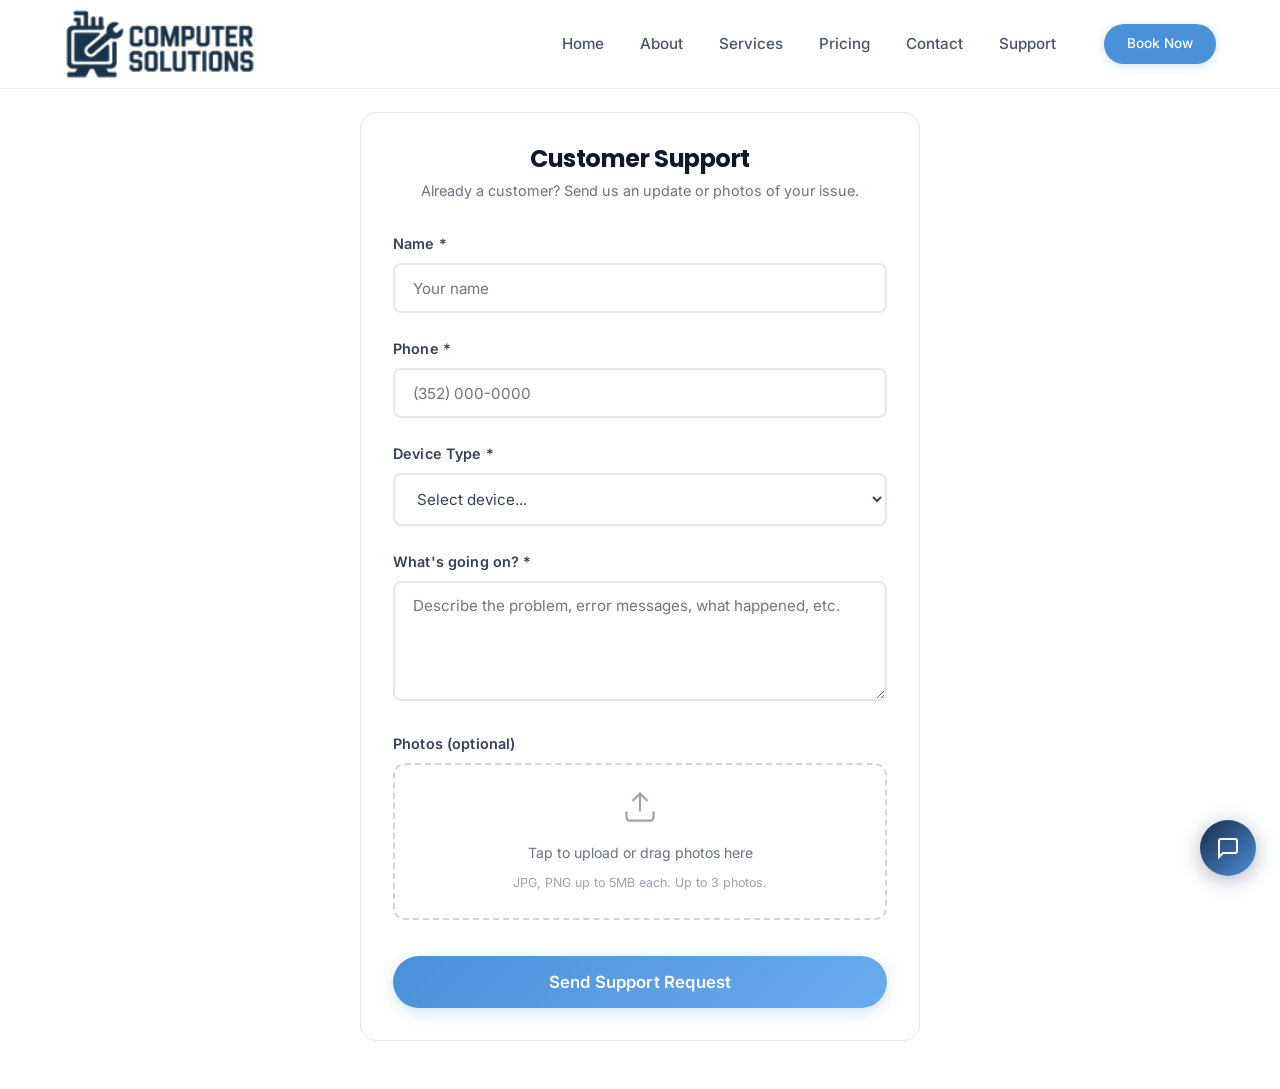
<file: support.html>
<!DOCTYPE html>
<html lang="en">
<head>
  <meta charset="UTF-8">
  <link rel="icon" href="favicon.ico" type="image/x-icon">
  <link rel="apple-touch-icon" href="images/favicon-180.png">
  <meta property="og:type" content="website">
  <meta property="og:title" content="Customer Support | Computer Solutions">
  <meta property="og:description" content="Submit a support request with photos to Computer Solutions.">
  <meta property="og:image" content="/images/og-image.jpg">
  <meta name="twitter:card" content="summary_large_image">
  <meta name="viewport" content="width=device-width, initial-scale=1.0">
  <meta name="description" content="Existing customer? Submit a support request with photos to Computer Solutions in Keystone Heights, FL.">
  <title>Customer Support | Computer Solutions</title>
  <link rel="preconnect" href="https://fonts.googleapis.com" crossorigin>
  <link rel="preconnect" href="https://fonts.gstatic.com" crossorigin>
  <link rel="preload" href="https://fonts.googleapis.com/css2?family=Inter:wght@400;500;600;700&family=Poppins:wght@700&display=swap" as="style" onload="this.onload=null;this.rel='stylesheet'"><noscript><link rel="stylesheet" href="https://fonts.googleapis.com/css2?family=Inter:wght@400;500;600;700&family=Poppins:wght@700&display=swap"></noscript>
  <link rel="preload" href="images/cs-logo.png" as="image">
  <link rel="stylesheet" href="css/styles.css">
  <style>
    .support-page { padding: 7rem 0 3rem; }
    .support-card {
      max-width: 560px;
      margin: 0 auto;
      background: var(--white);
      border: 1px solid var(--gray-200);
      border-radius: 16px;
      padding: 2rem;
    }
    .support-card h2 {
      font-size: 1.5rem;
      margin-bottom: 0.35rem;
      text-align: center;
    }
    .support-card > p {
      text-align: center;
      color: var(--gray-500);
      font-size: 0.9rem;
      margin-bottom: 1.75rem;
    }
    .file-upload-area {
      border: 2px dashed var(--gray-300);
      border-radius: 12px;
      padding: 1.5rem;
      text-align: center;
      cursor: pointer;
      transition: all 0.3s ease;
      position: relative;
    }
    .file-upload-area:hover,
    .file-upload-area.dragover {
      border-color: var(--accent);
      background: rgba(74, 144, 217, 0.04);
    }
    .file-upload-area svg {
      width: 36px;
      height: 36px;
      color: var(--gray-400);
      margin-bottom: 0.5rem;
    }
    .file-upload-area p {
      font-size: 0.88rem;
      color: var(--gray-500);
      margin-bottom: 0.25rem;
    }
    .file-upload-area small {
      font-size: 0.78rem;
      color: var(--gray-400);
    }
    .file-upload-area input[type="file"] {
      position: absolute;
      inset: 0;
      opacity: 0;
      cursor: pointer;
    }
    .file-preview {
      display: flex;
      gap: 0.5rem;
      flex-wrap: wrap;
      margin-top: 0.75rem;
    }
    .file-preview-item {
      width: 64px;
      height: 64px;
      border-radius: 8px;
      overflow: hidden;
      border: 1px solid var(--gray-200);
      position: relative;
    }
    .file-preview-item img {
      width: 100%;
      height: 100%;
      object-fit: cover;
    }
    .file-preview-item .remove-file {
      position: absolute;
      top: 2px;
      right: 2px;
      width: 18px;
      height: 18px;
      background: rgba(0,0,0,0.6);
      color: white;
      border: none;
      border-radius: 50%;
      font-size: 0.65rem;
      cursor: pointer;
      display: flex;
      align-items: center;
      justify-content: center;
      line-height: 1;
    }
    @media (max-width: 480px) {
      .support-page { padding: 5.5rem 0 2rem; }
      .support-card { padding: 1.25rem; border: none; }
    }
  </style>
</head>
<body>

  <header class="header" id="header">
    <nav class="nav container">
      <a href="index.html" class="logo">
        <img src="images/cs-logo.png" alt="Computer Solutions" class="nav-logo">
      </a>
      <ul class="nav-links" id="navLinks">
        <li><a href="index.html">Home</a></li>
        <li><a href="about.html">About</a></li>
        <li><a href="services.html">Services</a></li>
        <li><a href="pricing.html">Pricing</a></li>
        <li><a href="contact.html">Contact</a></li>
        <li><a href="support.html">Support</a></li>
        <li class="nav-cta"><a href="#" data-open-contact class="btn btn-primary">Book Now</a></li>
      </ul>
      <button class="mobile-toggle" id="mobileToggle" aria-label="Toggle menu">
        <span></span><span></span><span></span>
      </button>
    </nav>
  </header>

  <section class="support-page">
    <div class="container">
      <div class="support-card">
        <h2>Customer Support</h2>
        <p>Already a customer? Send us an update or photos of your issue.</p>
        <form id="supportForm" action="https://api.web3forms.com/submit" method="POST" enctype="multipart/form-data">
          <input type="hidden" name="access_key" value="" class="web3forms-key">
          <input type="hidden" name="subject" value="Customer Support Request - Computer Solutions">
          <input type="hidden" name="from_name" value="Computer Solutions Support Form">
          <div class="form-group">
            <label for="spName">Name *</label>
            <input type="text" id="spName" name="name" required placeholder="Your name">
          </div>
          <div class="form-group">
            <label for="spPhone">Phone *</label>
            <input type="tel" id="spPhone" name="phone" required placeholder="(352) 000-0000">
          </div>
          <div class="form-group">
            <label for="spDevice">Device Type *</label>
            <select id="spDevice" name="device" required>
              <option value="">Select device...</option>
              <option value="Laptop">Laptop</option>
              <option value="Desktop PC">Desktop PC</option>
              <option value="Mac / MacBook">Mac / MacBook</option>
              <option value="Tablet">Tablet</option>
              <option value="Other">Other</option>
            </select>
          </div>
          <div class="form-group">
            <label for="spIssue">What's going on? *</label>
            <textarea id="spIssue" name="issue" required placeholder="Describe the problem, error messages, what happened, etc."></textarea>
          </div>
          <div class="form-group">
            <label>Photos (optional)</label>
            <div class="file-upload-area" id="uploadArea">
              <svg viewBox="0 0 24 24" fill="none" stroke="currentColor" stroke-width="1.5"><path d="M21 15v4a2 2 0 0 1-2 2H5a2 2 0 0 1-2-2v-4"/><polyline points="17 8 12 3 7 8"/><line x1="12" y1="3" x2="12" y2="15"/></svg>
              <p>Tap to upload or drag photos here</p>
              <small>JPG, PNG up to 5MB each. Up to 3 photos.</small>
              <input type="file" name="attachment" id="fileInput" accept="image/*" multiple>
            </div>
            <div class="file-preview" id="filePreview"></div>
          </div>
          <button type="submit" class="btn btn-accent btn-lg" style="width:100%;">Send Support Request</button>
        </form>
        <div class="form-success-inline" id="supportSuccess">
          <div class="success-icon">&#10003;</div>
          <h4>Support Request Sent!</h4>
          <p>We've received your message and photos. We'll get back to you shortly.</p>
        </div>
      </div>
    </div>
  </section>

  <!-- Contact Modal -->
  <div class="contact-modal" id="contactModal">
    <div class="contact-modal-inner">
      <div class="contact-modal-header">
        <h3>Book a Repair</h3>
        <button class="contact-modal-close" id="contactModalClose" aria-label="Close">&times;</button>
      </div>
      <div class="contact-modal-body">
        <form id="modalContactForm">
          <input type="hidden" name="access_key" value="" class="web3forms-key">
          <input type="hidden" name="subject" value="Repair Request from Computer Solutions Website">
          <input type="hidden" name="from_name" value="Computer Solutions Website">
          <div class="form-row">
            <div class="form-group">
              <label for="mcName">Name *</label>
              <input type="text" id="mcName" name="name" required placeholder="Your name">
            </div>
            <div class="form-group">
              <label for="mcPhone">Phone *</label>
              <input type="tel" id="mcPhone" name="phone" required placeholder="(352) 000-0000">
            </div>
          </div>
          <div class="form-group">
            <label for="mcEmail">Email *</label>
            <input type="email" id="mcEmail" name="email" required placeholder="you@email.com">
          </div>
          <div class="form-group">
            <label for="mcService">Service Needed</label>
            <select id="mcService" name="service">
              <option value="">Select a service...</option>
              <option value="PC/Laptop Repair">PC / Laptop Repair</option>
              <option value="Virus Removal">Virus &amp; Malware Removal</option>
              <option value="Data Recovery">Data Recovery</option>
              <option value="Computer Purchase">Buy a Computer</option>
              <option value="Business IT">Business IT Support</option>
              <option value="Custom Build">Custom Computer Build</option>
              <option value="Other">Other / Not Sure</option>
            </select>
          </div>
          <div class="form-group">
            <label for="mcMessage">Describe the issue</label>
            <textarea id="mcMessage" name="message" placeholder="What's going on with your device?"></textarea>
          </div>
          <button type="submit" class="btn btn-accent btn-lg" style="width:100%;">Send Request</button>
        </form>
        <div class="form-success-inline" id="modalContactSuccess">
          <div class="success-icon">&#10003;</div>
          <h4>Request Sent!</h4>
          <p>We'll get back to you shortly!</p>
        </div>
      </div>
    </div>
  </div>

  <script defer src="js/config.js"></script>
  <script defer src="js/main.js"></script>
  <script defer src="js/chatbot.js"></script>
  <script>
    document.addEventListener('DOMContentLoaded', function() {
      // File preview
      var fileInput = document.getElementById('fileInput');
      var preview = document.getElementById('filePreview');
      var uploadArea = document.getElementById('uploadArea');

      if (fileInput && preview) {
        fileInput.addEventListener('change', function() {
          preview.innerHTML = '';
          var files = Array.from(fileInput.files).slice(0, 3);
          files.forEach(function(file, i) {
            if (!file.type.startsWith('image/')) return;
            var reader = new FileReader();
            reader.onload = function(e) {
              var div = document.createElement('div');
              div.className = 'file-preview-item';
              div.innerHTML = '<img src="' + e.target.result + '" alt="Upload ' + (i+1) + '"><button type="button" class="remove-file" data-index="' + i + '">&times;</button>';
              preview.appendChild(div);
            };
            reader.readAsDataURL(file);
          });
        });

        // Drag and drop
        if (uploadArea) {
          ['dragenter','dragover'].forEach(function(e) {
            uploadArea.addEventListener(e, function(ev) { ev.preventDefault(); uploadArea.classList.add('dragover'); });
          });
          ['dragleave','drop'].forEach(function(e) {
            uploadArea.addEventListener(e, function(ev) { ev.preventDefault(); uploadArea.classList.remove('dragover'); });
          });
          uploadArea.addEventListener('drop', function(ev) {
            fileInput.files = ev.dataTransfer.files;
            fileInput.dispatchEvent(new Event('change'));
          });
        }
      }

      // Form submission via fetch with FormData (for file upload)
      var supportForm = document.getElementById('supportForm');
      var supportSuccess = document.getElementById('supportSuccess');
      if (supportForm && supportSuccess) {
        supportForm.addEventListener('submit', function(e) {
          e.preventDefault();
          var valid = true;
          supportForm.querySelectorAll('[required]').forEach(function(f) {
            if (!f.value.trim()) { f.style.borderColor = '#ef4444'; valid = false; } else { f.style.borderColor = ''; }
          });
          if (!valid) return;

          var btn = supportForm.querySelector('button[type="submit"]');
          btn.textContent = 'Sending...';
          btn.disabled = true;

          var formData = new FormData(supportForm);
          fetch('https://api.web3forms.com/submit', { method: 'POST', body: formData })
            .then(function(r) { return r.json(); })
            .then(function(data) {
              if (data.success) {
                supportForm.style.display = 'none';
                supportSuccess.classList.add('show');
              } else { throw new Error(data.message || 'Failed'); }
            })
            .catch(function() {
              btn.textContent = 'Send Support Request';
              btn.disabled = false;
              alert('Could not send. Please try again or use the contact form.');
            });
        });
      }
    });
  </script>
</body>
</html>
</file>
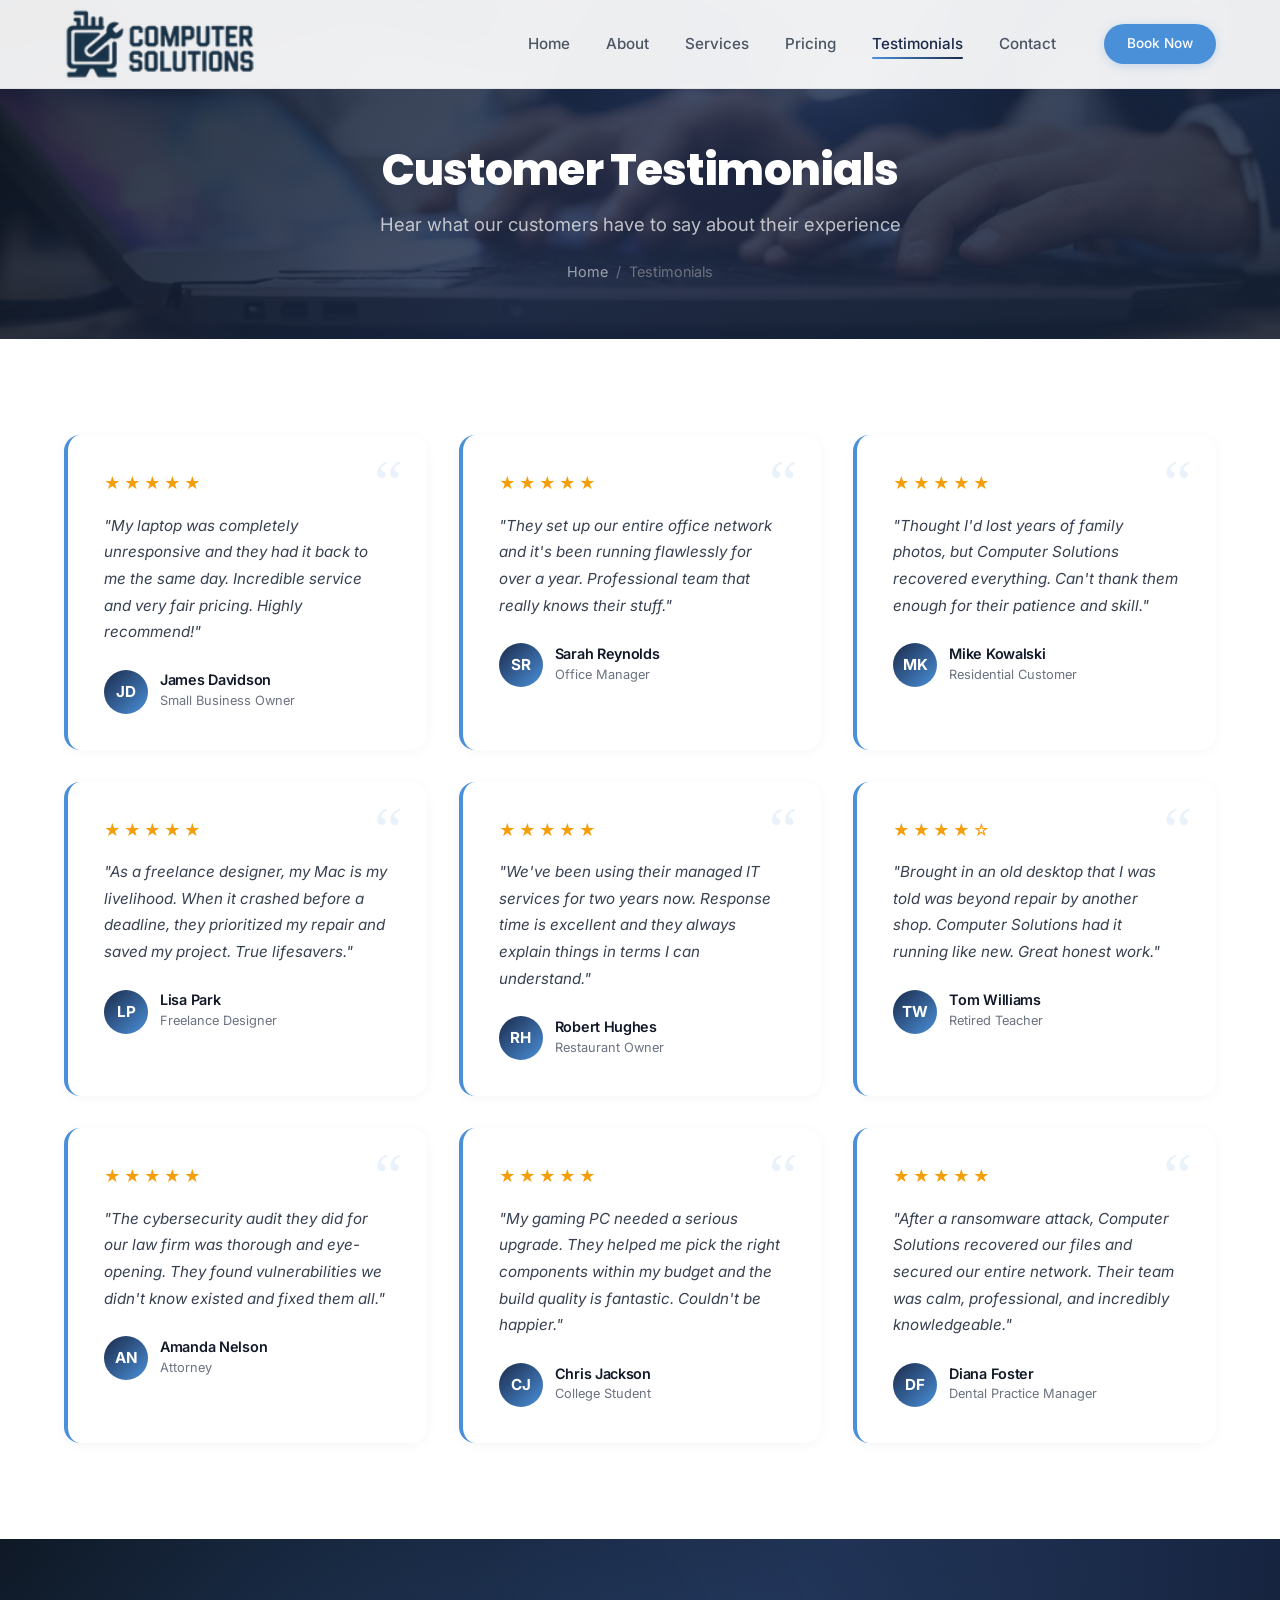
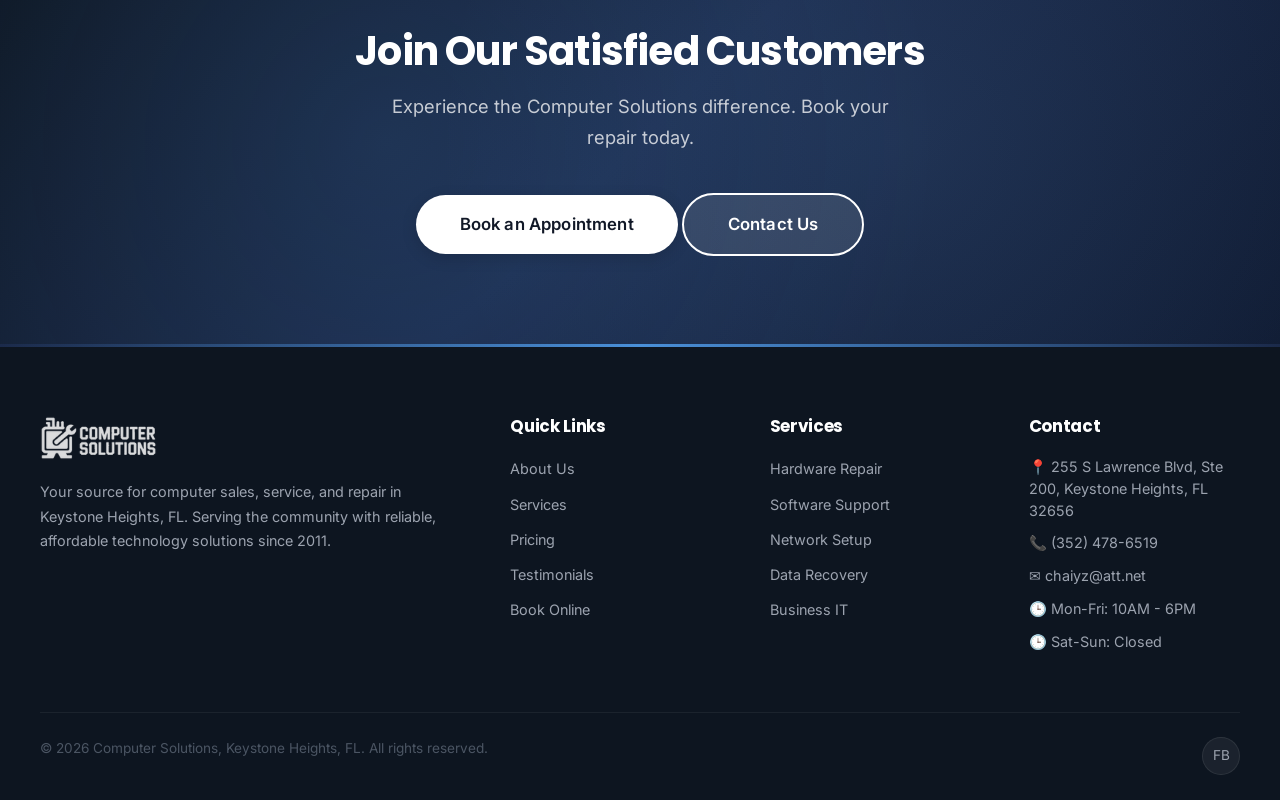
<file: testimonials.html>
<!DOCTYPE html>
<html lang="en">
<head>
  <meta charset="UTF-8">
  <meta name="viewport" content="width=device-width, initial-scale=1.0">
  <meta name="description" content="Read customer reviews and testimonials about Computer Solutions' computer repair and IT services.">
  <title>Testimonials | Computer Solutions</title>
  <link rel="preconnect" href="https://fonts.googleapis.com" crossorigin>
  <link rel="preconnect" href="https://fonts.gstatic.com" crossorigin>
  <link href="https://fonts.googleapis.com/css2?family=Inter:wght@400;500;600;700&family=Poppins:wght@700&display=swap" rel="stylesheet">
  <link rel="stylesheet" href="css/styles.css">
</head>
<body>

  <!-- Header -->
  <header class="header" id="header">
    <nav class="nav container">
      <a href="index.html" class="logo">
        <img src="images/cs-logo.png" alt="Computer Solutions" class="nav-logo">
      </a>
      <ul class="nav-links" id="navLinks">
        <li><a href="index.html">Home</a></li>
        <li><a href="about.html">About</a></li>
        <li><a href="services.html">Services</a></li>
        <li><a href="pricing.html">Pricing</a></li>
        <li><a href="testimonials.html" class="active">Testimonials</a></li>
        <li><a href="contact.html">Contact</a></li>
        <li class="nav-cta"><a href="booking.html" class="btn btn-primary">Book Now</a></li>
      </ul>
      <button class="mobile-toggle" id="mobileToggle" aria-label="Toggle menu">
        <span></span><span></span><span></span>
      </button>
    </nav>
  </header>

  <!-- Page Header -->
  <section class="page-header" style="background-image: url('images/hero-testimonials.jpg');">
    <div class="container">
      <h1>Customer Testimonials</h1>
      <p>Hear what our customers have to say about their experience</p>
      <div class="breadcrumb">
        <a href="index.html">Home</a>
        <span>/</span>
        <span>Testimonials</span>
      </div>
    </div>
  </section>

  <!-- Testimonials -->
  <section class="section">
    <div class="container">
      <div class="testimonials-grid">
        <div class="testimonial-card fade-in">
          <div class="testimonial-stars">&#9733;&#9733;&#9733;&#9733;&#9733;</div>
          <p class="testimonial-text">"My laptop was completely unresponsive and they had it back to me the same day. Incredible service and very fair pricing. Highly recommend!"</p>
          <div class="testimonial-author">
            <div class="testimonial-avatar">JD</div>
            <div class="testimonial-author-info">
              <h4>James Davidson</h4>
              <p>Small Business Owner</p>
            </div>
          </div>
        </div>
        <div class="testimonial-card fade-in">
          <div class="testimonial-stars">&#9733;&#9733;&#9733;&#9733;&#9733;</div>
          <p class="testimonial-text">"They set up our entire office network and it's been running flawlessly for over a year. Professional team that really knows their stuff."</p>
          <div class="testimonial-author">
            <div class="testimonial-avatar">SR</div>
            <div class="testimonial-author-info">
              <h4>Sarah Reynolds</h4>
              <p>Office Manager</p>
            </div>
          </div>
        </div>
        <div class="testimonial-card fade-in">
          <div class="testimonial-stars">&#9733;&#9733;&#9733;&#9733;&#9733;</div>
          <p class="testimonial-text">"Thought I'd lost years of family photos, but Computer Solutions recovered everything. Can't thank them enough for their patience and skill."</p>
          <div class="testimonial-author">
            <div class="testimonial-avatar">MK</div>
            <div class="testimonial-author-info">
              <h4>Mike Kowalski</h4>
              <p>Residential Customer</p>
            </div>
          </div>
        </div>
        <div class="testimonial-card fade-in">
          <div class="testimonial-stars">&#9733;&#9733;&#9733;&#9733;&#9733;</div>
          <p class="testimonial-text">"As a freelance designer, my Mac is my livelihood. When it crashed before a deadline, they prioritized my repair and saved my project. True lifesavers."</p>
          <div class="testimonial-author">
            <div class="testimonial-avatar">LP</div>
            <div class="testimonial-author-info">
              <h4>Lisa Park</h4>
              <p>Freelance Designer</p>
            </div>
          </div>
        </div>
        <div class="testimonial-card fade-in">
          <div class="testimonial-stars">&#9733;&#9733;&#9733;&#9733;&#9733;</div>
          <p class="testimonial-text">"We've been using their managed IT services for two years now. Response time is excellent and they always explain things in terms I can understand."</p>
          <div class="testimonial-author">
            <div class="testimonial-avatar">RH</div>
            <div class="testimonial-author-info">
              <h4>Robert Hughes</h4>
              <p>Restaurant Owner</p>
            </div>
          </div>
        </div>
        <div class="testimonial-card fade-in">
          <div class="testimonial-stars">&#9733;&#9733;&#9733;&#9733;&#9734;</div>
          <p class="testimonial-text">"Brought in an old desktop that I was told was beyond repair by another shop. Computer Solutions had it running like new. Great honest work."</p>
          <div class="testimonial-author">
            <div class="testimonial-avatar">TW</div>
            <div class="testimonial-author-info">
              <h4>Tom Williams</h4>
              <p>Retired Teacher</p>
            </div>
          </div>
        </div>
        <div class="testimonial-card fade-in">
          <div class="testimonial-stars">&#9733;&#9733;&#9733;&#9733;&#9733;</div>
          <p class="testimonial-text">"The cybersecurity audit they did for our law firm was thorough and eye-opening. They found vulnerabilities we didn't know existed and fixed them all."</p>
          <div class="testimonial-author">
            <div class="testimonial-avatar">AN</div>
            <div class="testimonial-author-info">
              <h4>Amanda Nelson</h4>
              <p>Attorney</p>
            </div>
          </div>
        </div>
        <div class="testimonial-card fade-in">
          <div class="testimonial-stars">&#9733;&#9733;&#9733;&#9733;&#9733;</div>
          <p class="testimonial-text">"My gaming PC needed a serious upgrade. They helped me pick the right components within my budget and the build quality is fantastic. Couldn't be happier."</p>
          <div class="testimonial-author">
            <div class="testimonial-avatar">CJ</div>
            <div class="testimonial-author-info">
              <h4>Chris Jackson</h4>
              <p>College Student</p>
            </div>
          </div>
        </div>
        <div class="testimonial-card fade-in">
          <div class="testimonial-stars">&#9733;&#9733;&#9733;&#9733;&#9733;</div>
          <p class="testimonial-text">"After a ransomware attack, Computer Solutions recovered our files and secured our entire network. Their team was calm, professional, and incredibly knowledgeable."</p>
          <div class="testimonial-author">
            <div class="testimonial-avatar">DF</div>
            <div class="testimonial-author-info">
              <h4>Diana Foster</h4>
              <p>Dental Practice Manager</p>
            </div>
          </div>
        </div>
      </div>
    </div>
  </section>

  <!-- CTA -->
  <section class="cta-banner">
    <div class="container">
      <h2>Join Our Satisfied Customers</h2>
      <p>Experience the Computer Solutions difference. Book your repair today.</p>
      <a href="booking.html" class="btn btn-white btn-lg">Book an Appointment</a>
      <a href="contact.html" class="btn btn-outline btn-lg">Contact Us</a>
    </div>
  </section>

  <!-- Footer -->
  <footer class="footer">
    <div class="footer-inner container">
      <div class="footer-grid">
        <div class="footer-about">
          <a href="index.html" class="logo">
            <img src="images/cs-logo.png" alt="Computer Solutions" class="footer-logo">
          </a>
          <p>Your source for computer sales, service, and repair in Keystone Heights, FL. Serving the community with reliable, affordable technology solutions since 2011.</p>
        </div>
        <div>
          <h4>Quick Links</h4>
          <ul class="footer-links">
            <li><a href="about.html">About Us</a></li>
            <li><a href="services.html">Services</a></li>
            <li><a href="pricing.html">Pricing</a></li>
            <li><a href="testimonials.html">Testimonials</a></li>
            <li><a href="booking.html">Book Online</a></li>
          </ul>
        </div>
        <div>
          <h4>Services</h4>
          <ul class="footer-links">
            <li><a href="services.html">Hardware Repair</a></li>
            <li><a href="services.html">Software Support</a></li>
            <li><a href="services.html">Network Setup</a></li>
            <li><a href="services.html">Data Recovery</a></li>
            <li><a href="services.html">Business IT</a></li>
          </ul>
        </div>
        <div>
          <h4>Contact</h4>
          <ul class="footer-contact">
            <li>&#128205; 255 S Lawrence Blvd, Ste 200, Keystone Heights, FL 32656</li>
            <li>&#128222; (352) 478-6519</li>
            <li>&#9993; chaiyz@att.net</li>
            <li>&#128338; Mon-Fri: 10AM - 6PM</li>
            <li>&#128338; Sat-Sun: Closed</li>
          </ul>
        </div>
      </div>
      <div class="footer-bottom">
        <p>&copy; 2026 Computer Solutions, Keystone Heights, FL. All rights reserved.</p>
        <div class="footer-social">
          <a href="https://www.facebook.com/Computer-Solutions-197845346930275/" aria-label="Facebook">FB</a>
        </div>
      </div>
    </div>
  </footer>

  <script src="js/main.js"></script>
</body>
</html>
</file>
<file: css/styles.css>
/* ============================================
   Computer Solutions - Premium Stylesheet
   ============================================ */

/* --- CSS Variables --- */
:root {
  --primary: #1b2a4a;
  --primary-light: #2a4068;
  --primary-dark: #111d35;
  --accent: #4a90d9;
  --accent-light: #6aabef;
  --accent-glow: rgba(74, 144, 217, 0.25);
  --dark: #0d1520;
  --dark-light: #152238;
  --gray-900: #111827;
  --gray-800: #1f2937;
  --gray-700: #374151;
  --gray-600: #4b5563;
  --gray-500: #6b7280;
  --gray-400: #9ca3af;
  --gray-300: #d1d5db;
  --gray-200: #e5e7eb;
  --gray-100: #f3f4f6;
  --gray-50: #f9fafb;
  --white: #ffffff;
  --success: #10b981;
  --warning: #f59e0b;
  --danger: #ef4444;
  --font-main: 'Inter', -apple-system, BlinkMacSystemFont, 'Segoe UI', sans-serif;
  --font-heading: 'Poppins', 'Inter', -apple-system, BlinkMacSystemFont, 'Segoe UI', sans-serif;
  --shadow-sm: 0 1px 2px rgba(0, 0, 0, 0.05);
  --shadow: 0 1px 3px rgba(0, 0, 0, 0.1), 0 1px 2px rgba(0, 0, 0, 0.06);
  --shadow-md: 0 4px 6px -1px rgba(0, 0, 0, 0.1), 0 2px 4px -1px rgba(0, 0, 0, 0.06);
  --shadow-lg: 0 10px 15px -3px rgba(0, 0, 0, 0.1), 0 4px 6px -2px rgba(0, 0, 0, 0.05);
  --shadow-xl: 0 20px 25px -5px rgba(0, 0, 0, 0.1), 0 10px 10px -5px rgba(0, 0, 0, 0.04);
  --shadow-glow: 0 0 20px rgba(74, 144, 217, 0.15);
  --radius: 8px;
  --radius-lg: 16px;
  --radius-xl: 24px;
  --transition: all 0.3s cubic-bezier(0.4, 0, 0.2, 1);
  --glass-bg: rgba(255, 255, 255, 0.08);
  --glass-border: rgba(255, 255, 255, 0.12);
  --glass-bg-light: rgba(255, 255, 255, 0.85);
  --glass-border-light: rgba(255, 255, 255, 0.6);
}

/* --- Reset & Base --- */
*,
*::before,
*::after {
  margin: 0;
  padding: 0;
  box-sizing: border-box;
}

::selection {
  background: var(--accent);
  color: var(--white);
}

html {
  scroll-behavior: smooth;
  font-size: 16px;
}

body {
  font-family: var(--font-main);
  color: var(--gray-700);
  background: var(--white);
  line-height: 1.6;
  -webkit-font-smoothing: antialiased;
  overflow-x: hidden;
}

a {
  text-decoration: none;
  color: inherit;
  transition: var(--transition);
}

ul { list-style: none; }

img {
  max-width: 100%;
  height: auto;
  display: block;
}

/* --- Typography --- */
h1, h2, h3, h4, h5, h6 {
  font-family: var(--font-heading);
  color: var(--gray-900);
  font-weight: 700;
  line-height: 1.2;
  letter-spacing: -0.02em;
}

h1 { font-size: 3.25rem; font-weight: 800; }
h2 { font-size: 2.5rem; }
h3 { font-size: 1.5rem; }
h4 { font-size: 1.2rem; }

p {
  margin-bottom: 1rem;
  color: var(--gray-600);
  line-height: 1.7;
}

/* --- Utility Classes --- */
.container {
  max-width: 1200px;
  margin: 0 auto;
  padding: 0 1.5rem;
}

.section {
  padding: 6rem 0;
  position: relative;
}

.section-dark {
  background: var(--dark);
  color: var(--white);
}

.section-dark p { color: var(--gray-300); }
.section-dark h2, .section-dark h3, .section-dark h4 { color: var(--white); }

.section-gray {
  background: var(--gray-50);
}

.section-header {
  margin-bottom: 3.5rem;
}

.section-header.centered {
  text-align: center;
}

.section-header h2 {
  margin-bottom: 1rem;
  position: relative;
}

.section-header .section-label {
  display: inline-block;
  font-family: var(--font-main);
  font-size: 0.8rem;
  font-weight: 700;
  letter-spacing: 0.15em;
  text-transform: uppercase;
  color: var(--accent);
  margin-bottom: 0.75rem;
  padding: 0.35rem 1rem;
  background: rgba(74, 144, 217, 0.1);
  border-radius: 20px;
}

.section-header p {
  max-width: 550px;
  font-size: 1.1rem;
}

.section-header.centered p {
  margin-left: auto;
  margin-right: auto;
}

.text-center { text-align: center; }
.text-primary { color: var(--primary); }
.text-white { color: var(--white); }

/* --- Angled Section Dividers --- */
.section-angled {
  position: relative;
}

.section-angled::before {
  content: '';
  position: absolute;
  top: -40px;
  left: 0;
  right: 0;
  height: 80px;
  background: inherit;
  clip-path: polygon(0 50%, 100% 0, 100% 100%, 0 100%);
  z-index: 1;
}

/* --- Buttons --- */
.btn {
  display: inline-flex;
  align-items: center;
  gap: 0.5rem;
  padding: 0.85rem 2rem;
  border: none;
  border-radius: 50px;
  font-size: 0.95rem;
  font-weight: 600;
  cursor: pointer;
  transition: var(--transition);
  font-family: var(--font-main);
  text-align: center;
  justify-content: center;
  position: relative;
  letter-spacing: 0.01em;
  white-space: nowrap;
  min-height: 44px;
}

.btn-primary {
  background: linear-gradient(135deg, var(--primary), var(--primary-light));
  color: var(--white);
  box-shadow: 0 4px 15px rgba(27, 42, 74, 0.3);
}

.btn-primary:hover {
  transform: translateY(-2px);
  box-shadow: 0 6px 25px rgba(27, 42, 74, 0.4);
}

.btn-accent {
  background: linear-gradient(135deg, var(--accent), var(--accent-light));
  color: var(--white);
  box-shadow: 0 4px 15px var(--accent-glow);
}

.btn-accent:hover {
  transform: translateY(-2px);
  box-shadow: 0 6px 25px rgba(74, 144, 217, 0.4);
}

.btn-outline {
  background: rgba(255, 255, 255, 0.1);
  color: var(--white);
  border: 2px solid var(--white);
}

.btn-outline:hover {
  background: var(--white);
  color: var(--primary);
  border-color: var(--white);
  transform: translateY(-2px);
}

.btn-outline-dark {
  background: transparent;
  color: var(--gray-900);
  border: 2px solid var(--gray-900);
}

.btn-outline-dark:hover {
  background: var(--gray-900);
  color: var(--white);
  transform: translateY(-2px);
  box-shadow: 0 4px 15px rgba(0, 0, 0, 0.2);
}

.btn-lg {
  padding: 1rem 2.75rem;
  font-size: 1.05rem;
  min-height: 50px;
}

.btn-white {
  background: var(--white);
  color: var(--gray-900);
  box-shadow: 0 4px 15px rgba(0, 0, 0, 0.15);
}

.btn-white:hover {
  background: var(--gray-50);
  transform: translateY(-2px);
  box-shadow: 0 8px 30px rgba(0, 0, 0, 0.2);
}

/* --- Header / Navigation --- */
.header {
  position: fixed;
  top: 0;
  left: 0;
  right: 0;
  z-index: 1000;
  background: rgba(255, 255, 255, 0.92);
  backdrop-filter: blur(20px);
  -webkit-backdrop-filter: blur(20px);
  border-bottom: 1px solid rgba(0, 0, 0, 0.06);
  transition: var(--transition);
}

.header.scrolled {
  box-shadow: 0 4px 30px rgba(0, 0, 0, 0.08);
}

.nav {
  display: flex;
  align-items: center;
  justify-content: space-between;
  height: 88px;
}

.logo {
  display: flex;
  align-items: center;
}

.nav-logo {
  height: 72px;
  width: auto;
  transition: var(--transition);
}

.header.scrolled .nav-logo {
  height: 56px;
}

.nav-links {
  display: flex;
  align-items: center;
  gap: 2.25rem;
}

.nav-links a {
  font-weight: 500;
  color: var(--gray-600);
  position: relative;
  padding: 0.25rem 0;
  font-size: 0.95rem;
}

.nav-links a::after {
  content: '';
  position: absolute;
  bottom: -2px;
  left: 0;
  width: 0;
  height: 2px;
  background: linear-gradient(90deg, var(--accent), var(--primary));
  transition: var(--transition);
  border-radius: 2px;
}

.nav-links a:hover,
.nav-links a.active {
  color: var(--primary);
}

.nav-links a:hover::after,
.nav-links a.active::after {
  width: 100%;
}

.nav-cta {
  margin-left: 0.75rem;
}

.nav-cta .btn {
  padding: 0.55rem 1.4rem;
  font-size: 0.85rem;
  min-height: 38px;
  background: var(--accent);
  color: var(--white);
  box-shadow: 0 2px 10px var(--accent-glow);
}

.nav-cta .btn:hover {
  background: var(--accent-light);
  box-shadow: 0 4px 18px rgba(74, 144, 217, 0.35);
}

.mobile-toggle {
  display: none;
  flex-direction: column;
  gap: 5px;
  cursor: pointer;
  background: none;
  border: none;
  padding: 0.5rem;
}

.mobile-toggle span {
  display: block;
  width: 24px;
  height: 2px;
  background: var(--gray-900);
  transition: var(--transition);
  border-radius: 2px;
}

/* --- Hero Section (Split Layout) --- */
.hero {
  padding: 0;
  position: relative;
  overflow: hidden;
}

.hero-split {
  background: var(--dark);
  padding: 7rem 0 3.5rem;
}

.hero-split-grid {
  display: grid;
  grid-template-columns: 1fr 1fr;
  gap: 3rem;
  align-items: center;
}

.hero-image-wrap {
  border-radius: var(--radius-xl);
  overflow: hidden;
  box-shadow: 0 16px 48px rgba(0, 0, 0, 0.35);
  border: 2px solid rgba(255, 255, 255, 0.1);
}

.hero-image-wrap img {
  width: 100%;
  height: 100%;
  object-fit: contain;
  display: block;
}

.hero-text h1 {
  color: var(--white);
  font-size: 2.75rem;
  margin-bottom: 1.25rem;
  line-height: 1.1;
}

.hero-text h1 span {
  background: linear-gradient(135deg, var(--accent), var(--accent-light));
  -webkit-background-clip: text;
  -webkit-text-fill-color: transparent;
  background-clip: text;
}

.hero-text p {
  color: var(--gray-400);
  font-size: 1.05rem;
  margin-bottom: 2rem;
  max-width: 500px;
  line-height: 1.7;
}

.hero-buttons {
  display: flex;
  gap: 1rem;
  flex-wrap: wrap;
  margin-bottom: 0;
}

.hero-stats {
  display: flex;
  gap: 1rem;
  margin-top: 2.5rem;
  flex-wrap: wrap;
}

.hero-stat {
  background: rgba(255, 255, 255, 0.05);
  border: 1px solid rgba(255, 255, 255, 0.08);
  border-radius: var(--radius-lg);
  padding: 1rem 1.25rem;
}

.hero-stat h3 {
  background: linear-gradient(135deg, var(--accent), var(--accent-light));
  -webkit-background-clip: text;
  -webkit-text-fill-color: transparent;
  background-clip: text;
  font-size: 1.5rem;
  margin-bottom: 0.1rem;
}

.hero-stat p {
  color: rgba(255, 255, 255, 0.5);
  font-size: 0.8rem;
  margin: 0;
}

/* --- Features / Services Grid --- */
.features-grid {
  display: grid;
  grid-template-columns: repeat(3, 1fr);
  gap: 2rem;
}

.feature-card {
  background: var(--white);
  border: 1px solid var(--gray-200);
  border-radius: var(--radius-lg);
  padding: 2.25rem;
  transition: var(--transition);
  position: relative;
  overflow: hidden;
}

.feature-card::before {
  content: '';
  position: absolute;
  top: 0;
  left: 0;
  right: 0;
  height: 3px;
  background: linear-gradient(90deg, var(--primary), var(--accent));
  opacity: 0;
  transition: var(--transition);
}

.feature-card:hover {
  transform: translateY(-6px);
  box-shadow: 0 12px 40px rgba(27, 42, 74, 0.12);
  border-color: transparent;
}

.feature-card:hover::before {
  opacity: 1;
}

.feature-icon {
  width: 64px;
  height: 64px;
  border-radius: 50%;
  overflow: hidden;
  margin-bottom: 1.5rem;
  transition: var(--transition);
  box-shadow: 0 2px 8px rgba(0, 0, 0, 0.08);
}

.feature-icon img {
  width: 100%;
  height: 100%;
  object-fit: cover;
}

.feature-card:hover .feature-icon {
  transform: scale(1.08);
  box-shadow: 0 4px 16px var(--accent-glow);
}

.feature-card h3 {
  margin-bottom: 0.75rem;
  font-size: 1.3rem;
}

.feature-card p {
  font-size: 0.95rem;
  margin: 0;
  color: var(--gray-500);
}

/* --- About Page Values --- */
.values-grid {
  display: grid;
  grid-template-columns: repeat(3, 1fr);
  gap: 1.5rem;
}

.value-item {
  display: flex;
  gap: 1rem;
  padding: 1.25rem;
  background: var(--glass-bg);
  backdrop-filter: blur(12px);
  border: 1px solid var(--glass-border);
  border-radius: var(--radius-lg);
  transition: var(--transition);
}

.value-item:hover {
  background: rgba(255, 255, 255, 0.1);
  border-color: rgba(74, 144, 217, 0.3);
}

.value-item svg {
  width: 32px;
  height: 32px;
  min-width: 32px;
  color: var(--accent-light);
}

.value-item h4 {
  color: var(--white);
  font-size: 0.95rem;
  margin-bottom: 0.25rem;
}

.value-item p {
  margin: 0;
  font-size: 0.85rem;
  color: var(--gray-400);
  line-height: 1.5;
}

@media (max-width: 768px) {
  .values-grid { grid-template-columns: 1fr; }
}

/* --- Home Page Sections (clean, no containers) --- */
.hp-heading {
  font-size: 1.75rem;
  margin-bottom: 1.5rem;
  text-align: center;
}

.hp-link {
  display: block;
  text-align: center;
  margin-top: 1.25rem;
  color: var(--accent);
  font-weight: 600;
  font-size: 0.9rem;
}

.hp-link:hover {
  text-decoration: underline;
}

.hp-services {
  padding: 3.5rem 0 2.5rem;
}

.hp-why {
  padding: 2rem 0;
  background: var(--dark);
}

.hp-why-row {
  display: flex;
  justify-content: center;
  gap: 2.5rem;
  flex-wrap: wrap;
}

.hp-why-item {
  display: flex;
  align-items: center;
  gap: 0.5rem;
  color: var(--gray-300);
  font-size: 0.9rem;
}

.hp-why-item svg {
  width: 20px;
  height: 20px;
  color: var(--accent-light);
  flex-shrink: 0;
}

.hp-why-item strong {
  color: var(--white);
  font-weight: 600;
}

.hp-process {
  padding: 3rem 0 2.5rem;
}

.hp-steps {
  display: flex;
  justify-content: center;
  gap: 1.5rem;
  flex-wrap: wrap;
}

.hp-step {
  display: flex;
  align-items: center;
  gap: 0.6rem;
  font-size: 0.95rem;
  color: var(--gray-600);
}

.hp-step span {
  width: 28px;
  height: 28px;
  background: var(--primary);
  color: var(--white);
  border-radius: 50%;
  display: inline-flex;
  align-items: center;
  justify-content: center;
  font-size: 0.8rem;
  font-weight: 700;
  flex-shrink: 0;
}

.hp-reviews {
  padding: 3rem 0;
  background: var(--dark);
}

.hp-cta {
  padding: 3.5rem 0;
}

.hp-cta h2 {
  font-size: 1.75rem;
  margin-bottom: 0.5rem;
}

.hp-cta p {
  color: var(--gray-500);
  margin-bottom: 1.5rem;
}

.hp-cta-buttons {
  display: flex;
  gap: 1rem;
  justify-content: center;
  flex-wrap: wrap;
}

@media (max-width: 768px) {
  .hp-why-row { gap: 1.25rem; }
  .hp-steps { flex-direction: column; align-items: center; }
  .hp-why-item { font-size: 0.82rem; }
}

/* --- Services Showcase (Home Page) --- */
.svc-showcase {
  max-width: 800px;
  margin: 0 auto;
}

.svc-icons-row {
  display: flex;
  justify-content: center;
  gap: 0.5rem;
  flex-wrap: wrap;
  margin-bottom: 1.5rem;
}

.svc-icon-btn {
  display: flex;
  flex-direction: column;
  align-items: center;
  gap: 0.4rem;
  padding: 0.75rem 1rem;
  background: var(--white);
  border: 2px solid var(--gray-200);
  border-radius: var(--radius-lg);
  cursor: pointer;
  transition: var(--transition);
  min-width: 90px;
  font-family: var(--font-main);
}

.svc-icon-btn svg {
  width: 28px;
  height: 28px;
  color: var(--gray-500);
  transition: var(--transition);
  pointer-events: none;
}

.svc-icon-btn span {
  font-size: 0.72rem;
  font-weight: 600;
  color: var(--gray-500);
  transition: var(--transition);
  pointer-events: none;
}

.svc-icon-btn:hover {
  border-color: var(--accent);
  background: rgba(74, 144, 217, 0.04);
}

.svc-icon-btn:hover svg,
.svc-icon-btn:hover span {
  color: var(--accent);
}

.svc-icon-btn.active {
  border-color: var(--primary);
  background: var(--primary);
  box-shadow: 0 4px 15px rgba(27, 42, 74, 0.25);
}

.svc-icon-btn.active svg {
  color: var(--white);
}

.svc-icon-btn.active span {
  color: rgba(255, 255, 255, 0.9);
}

.svc-detail-text {
  text-align: center;
  padding: 1.25rem 1rem 0;
  min-height: 80px;
  animation: svcFadeIn 0.35s ease;
}

.svc-detail-text h3 {
  font-size: 1.15rem;
  margin-bottom: 0.35rem;
}

.svc-detail-text p {
  font-size: 0.9rem;
  color: var(--gray-500);
  max-width: 550px;
  margin: 0 auto 0.5rem;
  line-height: 1.6;
}

.svc-detail-text a {
  color: var(--accent);
  font-weight: 600;
  font-size: 0.85rem;
}

.svc-detail-text a:hover {
  text-decoration: underline;
}

@keyframes svcFadeIn {
  from { opacity: 0; transform: translateY(8px); }
  to { opacity: 1; transform: translateY(0); }
}

@media (max-width: 768px) {
  .svc-icon-btn {
    min-width: 75px;
    padding: 0.6rem 0.75rem;
  }

  .svc-icon-btn svg {
    width: 24px;
    height: 24px;
  }

  .svc-icon-btn span {
    font-size: 0.65rem;
  }

  .svc-detail-text {
    padding: 1rem 0.5rem 0;
  }
}

/* --- Service Cards (detailed) --- */
.service-card {
  background: var(--white);
  border: 1px solid var(--gray-200);
  border-radius: var(--radius-lg);
  overflow: hidden;
  transition: var(--transition);
}

.service-card:hover {
  transform: translateY(-6px);
  box-shadow: 0 12px 40px rgba(27, 42, 74, 0.12);
}

.service-card-image {
  height: 220px;
  overflow: hidden;
  position: relative;
}

.service-card-image img {
  width: 100%;
  height: 100%;
  object-fit: cover;
  transition: transform 0.5s ease;
}

.service-card:hover .service-card-image img {
  transform: scale(1.05);
}

.service-card-body {
  padding: 1.75rem;
}

.service-card-body h3 {
  margin-bottom: 0.75rem;
}

.service-card-body ul { margin-top: 1rem; }

.service-card-body ul li {
  padding: 0.4rem 0;
  padding-left: 1.5rem;
  position: relative;
  color: var(--gray-600);
  font-size: 0.95rem;
}

.service-card-body ul li::before {
  content: '\2713';
  position: absolute;
  left: 0;
  color: var(--accent);
  font-weight: 700;
}

/* --- Pricing --- */
.pricing-grid {
  display: grid;
  grid-template-columns: repeat(3, 1fr);
  gap: 2rem;
  align-items: start;
}

.pricing-card {
  background: var(--white);
  border: 1px solid var(--gray-200);
  border-radius: var(--radius-xl);
  padding: 2.75rem 2.25rem;
  text-align: center;
  transition: var(--transition);
  position: relative;
}

.pricing-card.featured {
  border: 2px solid var(--accent);
  transform: scale(1.04);
  box-shadow: 0 12px 40px var(--accent-glow);
}

.pricing-card.featured::before {
  content: 'Most Popular';
  position: absolute;
  top: -14px;
  left: 50%;
  transform: translateX(-50%);
  background: linear-gradient(135deg, var(--accent), var(--accent-light));
  color: var(--white);
  padding: 0.3rem 1.5rem;
  border-radius: 20px;
  font-size: 0.8rem;
  font-weight: 700;
  letter-spacing: 0.03em;
}

.pricing-card:hover {
  box-shadow: 0 12px 40px rgba(27, 42, 74, 0.1);
  transform: translateY(-4px);
}

.pricing-card.featured:hover {
  transform: scale(1.04) translateY(-4px);
}

.pricing-card h3 {
  margin-bottom: 0.5rem;
  font-size: 1.35rem;
}

.pricing-card .price {
  font-size: 3.25rem;
  font-weight: 800;
  color: var(--primary);
  margin: 1rem 0;
  font-family: var(--font-heading);
}

.pricing-card .price small {
  font-size: 1rem;
  font-weight: 400;
  color: var(--gray-500);
}

.pricing-card .price-note {
  font-size: 0.85rem;
  color: var(--gray-500);
  margin-bottom: 1.5rem;
}

.pricing-features {
  text-align: left;
  margin-bottom: 2rem;
}

.pricing-features li {
  padding: 0.55rem 0;
  padding-left: 1.75rem;
  position: relative;
  color: var(--gray-600);
  border-bottom: 1px solid var(--gray-100);
}

.pricing-features li:last-child {
  border-bottom: none;
}

.pricing-features li::before {
  content: '\2713';
  position: absolute;
  left: 0;
  color: var(--accent);
  font-weight: 700;
}

.pricing-card .btn { width: 100%; }

/* --- Testimonials --- */
.testimonials-grid {
  display: grid;
  grid-template-columns: repeat(3, 1fr);
  gap: 2rem;
}

.testimonial-card {
  background: var(--white);
  border-radius: var(--radius-lg);
  padding: 2.25rem;
  transition: var(--transition);
  position: relative;
  border-left: 4px solid var(--accent);
  box-shadow: 0 2px 12px rgba(0, 0, 0, 0.04);
}

.testimonial-card::before {
  content: '\201C';
  position: absolute;
  top: 1rem;
  right: 1.5rem;
  font-size: 4rem;
  line-height: 1;
  font-family: Georgia, serif;
  color: rgba(74, 144, 217, 0.12);
  pointer-events: none;
}

.testimonial-card:hover {
  box-shadow: 0 8px 30px rgba(27, 42, 74, 0.1);
  transform: translateY(-4px);
}

.testimonial-stars {
  color: var(--warning);
  font-size: 1rem;
  margin-bottom: 1rem;
  letter-spacing: 3px;
}

.testimonial-text {
  font-style: italic;
  color: var(--gray-700);
  margin-bottom: 1.5rem;
  line-height: 1.75;
  font-size: 0.95rem;
}

.testimonial-author {
  display: flex;
  align-items: center;
  gap: 0.75rem;
}

.testimonial-avatar {
  width: 44px;
  height: 44px;
  border-radius: 50%;
  background: linear-gradient(135deg, var(--primary), var(--accent));
  display: flex;
  align-items: center;
  justify-content: center;
  color: var(--white);
  font-weight: 700;
  font-size: 0.95rem;
}

.testimonial-author-info h4 {
  font-size: 0.9rem;
  margin-bottom: 0.1rem;
  font-family: var(--font-main);
  font-weight: 600;
}

.testimonial-author-info p {
  font-size: 0.8rem;
  color: var(--gray-500);
  margin: 0;
}

/* --- CTA Banner --- */
.cta-banner {
  background: linear-gradient(135deg, var(--dark) 0%, var(--primary) 50%, var(--primary-dark) 100%);
  padding: 5.5rem 0;
  text-align: center;
  position: relative;
  overflow: hidden;
}

.cta-banner::before {
  content: '';
  position: absolute;
  inset: 0;
  background: radial-gradient(circle at 30% 50%, rgba(74, 144, 217, 0.15) 0%, transparent 60%),
              radial-gradient(circle at 70% 50%, rgba(106, 171, 239, 0.1) 0%, transparent 50%);
}

.cta-banner .container {
  position: relative;
  z-index: 1;
}

.cta-banner h2 {
  color: var(--white);
  margin-bottom: 1rem;
  font-size: 2.5rem;
}

.cta-banner p {
  color: rgba(255, 255, 255, 0.75);
  font-size: 1.15rem;
  max-width: 550px;
  margin: 0 auto 2.5rem;
}

.cta-buttons {
  display: flex;
  gap: 1rem;
  justify-content: center;
  flex-wrap: wrap;
}

/* --- Why Choose Us (Dark Glass) --- */
.why-section {
  background: linear-gradient(135deg, var(--dark) 0%, var(--primary-dark) 100%);
  position: relative;
  overflow: hidden;
  padding: 3.5rem 0;
}

.why-section::before {
  content: '';
  position: absolute;
  inset: 0;
  background: radial-gradient(ellipse at 20% 80%, rgba(74, 144, 217, 0.08) 0%, transparent 50%);
}

.why-row {
  display: grid;
  grid-template-columns: repeat(4, 1fr);
  gap: 1.5rem;
  position: relative;
  z-index: 1;
}

.why-item {
  text-align: center;
  padding: 1.1rem 0.75rem;
  background: var(--glass-bg);
  backdrop-filter: blur(12px);
  -webkit-backdrop-filter: blur(12px);
  border: 1px solid var(--glass-border);
  border-radius: var(--radius);
  transition: var(--transition);
}

.why-item:hover {
  background: rgba(255, 255, 255, 0.1);
  border-color: rgba(74, 144, 217, 0.3);
  transform: translateY(-2px);
}

.why-item svg {
  width: 26px;
  height: 26px;
  color: var(--accent-light);
  margin-bottom: 0.5rem;
}

.why-item h4 {
  color: var(--white);
  font-size: 0.85rem;
  margin-bottom: 0.2rem;
}

.why-item p {
  margin: 0;
  font-size: 0.75rem;
  color: var(--gray-400);
  line-height: 1.4;
}

/* --- Process Steps (Timeline) --- */
.process-steps {
  display: grid;
  grid-template-columns: repeat(4, 1fr);
  gap: 0;
  margin-top: 2rem;
  position: relative;
}

.process-steps::before {
  content: '';
  position: absolute;
  top: 28px;
  left: 12.5%;
  right: 12.5%;
  height: 3px;
  background: linear-gradient(90deg, var(--primary), var(--accent), var(--primary));
  border-radius: 2px;
}

.process-step {
  text-align: center;
  position: relative;
  padding: 0 1rem;
}

.process-step::after {
  display: none;
}

.process-number {
  width: 56px;
  height: 56px;
  background: linear-gradient(135deg, var(--primary), var(--accent));
  color: var(--white);
  border-radius: 50%;
  display: flex;
  align-items: center;
  justify-content: center;
  font-size: 1.2rem;
  font-weight: 700;
  margin: 0 auto 1.25rem;
  position: relative;
  z-index: 1;
  box-shadow: 0 4px 15px var(--accent-glow);
  border: 3px solid var(--white);
}

.process-step h4 {
  margin-bottom: 0.5rem;
  font-size: 1.1rem;
}

.process-step p {
  font-size: 0.9rem;
  color: var(--gray-500);
}

/* --- Forms --- */
.form-group {
  margin-bottom: 1.5rem;
}

.form-group label {
  display: block;
  font-weight: 600;
  color: var(--gray-700);
  margin-bottom: 0.5rem;
  font-size: 0.9rem;
  letter-spacing: 0.01em;
}

.form-group input,
.form-group textarea,
.form-group select {
  width: 100%;
  padding: 0.85rem 1.1rem;
  border: 2px solid var(--gray-200);
  border-radius: var(--radius);
  font-family: var(--font-main);
  font-size: 0.95rem;
  color: var(--gray-700);
  background: var(--white);
  transition: var(--transition);
}

.form-group input:focus,
.form-group textarea:focus,
.form-group select:focus {
  outline: none;
  border-color: var(--accent);
  box-shadow: 0 0 0 4px var(--accent-glow);
}

.form-group textarea {
  resize: vertical;
  min-height: 120px;
}

.form-row {
  display: grid;
  grid-template-columns: 1fr 1fr;
  gap: 1.5rem;
}

.form-container {
  max-width: 700px;
  margin: 0 auto;
  background: var(--white);
  border: 1px solid var(--gray-200);
  border-radius: var(--radius-xl);
  padding: 2.75rem;
  box-shadow: 0 8px 40px rgba(0, 0, 0, 0.06);
}

/* --- Contact Info --- */
.contact-grid {
  display: grid;
  grid-template-columns: 1fr 1fr;
  gap: 3rem;
  align-items: start;
}

.contact-info-card {
  display: flex;
  align-items: flex-start;
  gap: 1rem;
  padding: 1.25rem;
  border-radius: var(--radius-lg);
  transition: var(--transition);
}

.contact-info-card:hover {
  background: var(--gray-50);
}

.contact-info-icon {
  width: 48px;
  height: 48px;
  min-width: 48px;
  background: linear-gradient(135deg, rgba(74, 144, 217, 0.1), rgba(27, 42, 74, 0.08));
  border-radius: var(--radius);
  display: flex;
  align-items: center;
  justify-content: center;
  font-size: 1.25rem;
  color: var(--primary);
}

.contact-info-card h4 { margin-bottom: 0.25rem; }
.contact-info-card p { margin: 0; font-size: 0.95rem; }

/* --- About --- */
.about-grid {
  display: grid;
  grid-template-columns: 1fr 1fr;
  gap: 4rem;
  align-items: center;
}

.about-image {
  border-radius: var(--radius-xl);
  aspect-ratio: 4/3;
  overflow: hidden;
  position: relative;
  box-shadow: 0 20px 60px rgba(0, 0, 0, 0.12);
}

.about-image img {
  width: 100%;
  height: 100%;
  object-fit: cover;
}

.about-text h2 { margin-bottom: 1.5rem; }
.about-text p { margin-bottom: 1rem; font-size: 1.05rem; }

.about-stats {
  display: grid;
  grid-template-columns: repeat(3, 1fr);
  gap: 1.25rem;
  margin-top: 2rem;
}

.about-stat {
  text-align: center;
  padding: 1.25rem;
  background: linear-gradient(135deg, rgba(74, 144, 217, 0.06), rgba(27, 42, 74, 0.04));
  border-radius: var(--radius-lg);
  border: 1px solid rgba(74, 144, 217, 0.1);
}

.about-stat h3 {
  background: linear-gradient(135deg, var(--primary), var(--accent));
  -webkit-background-clip: text;
  -webkit-text-fill-color: transparent;
  background-clip: text;
  font-size: 1.75rem;
  margin-bottom: 0.25rem;
}

.about-stat p {
  margin: 0;
  font-size: 0.85rem;
  color: var(--gray-500);
  font-weight: 500;
}

/* --- Team --- */
.team-grid {
  display: grid;
  grid-template-columns: repeat(4, 1fr);
  gap: 2rem;
}

.team-card {
  text-align: center;
  padding: 2rem 1.5rem;
  background: var(--white);
  border: 1px solid var(--gray-200);
  border-radius: var(--radius-lg);
  transition: var(--transition);
}

.team-card:hover {
  transform: translateY(-4px);
  box-shadow: 0 8px 30px rgba(27, 42, 74, 0.1);
}

.team-avatar {
  width: 100px;
  height: 100px;
  border-radius: 50%;
  background: linear-gradient(135deg, var(--primary), var(--accent));
  margin: 0 auto 1.25rem;
  display: flex;
  align-items: center;
  justify-content: center;
  font-size: 2.5rem;
  color: var(--white);
}

.team-card h4 { margin-bottom: 0.25rem; }
.team-card p { font-size: 0.9rem; color: var(--gray-500); margin: 0; }

/* --- Booking --- */
.booking-grid {
  display: grid;
  grid-template-columns: 1fr 1fr;
  gap: 3rem;
}

.time-slots {
  display: grid;
  grid-template-columns: repeat(3, 1fr);
  gap: 0.75rem;
  margin-top: 0.75rem;
}

.time-slot {
  padding: 0.6rem;
  border: 2px solid var(--gray-200);
  border-radius: var(--radius);
  text-align: center;
  cursor: pointer;
  transition: var(--transition);
  font-weight: 500;
  font-size: 0.9rem;
  background: var(--white);
}

.time-slot:hover {
  border-color: var(--accent);
  color: var(--accent);
}

.time-slot.selected {
  background: linear-gradient(135deg, var(--primary), var(--accent));
  border-color: transparent;
  color: var(--white);
}

.time-slot.unavailable {
  opacity: 0.4;
  cursor: not-allowed;
  text-decoration: line-through;
}

/* --- Page Header (inner pages) --- */
.page-header {
  padding: 9rem 0 3.5rem;
  background: var(--dark);
  text-align: center;
  position: relative;
  overflow: hidden;
  background-size: cover;
  background-position: center;
}

.page-header::before {
  content: '';
  position: absolute;
  inset: 0;
  background: linear-gradient(135deg, rgba(13, 21, 32, 0.88) 0%, rgba(27, 42, 74, 0.82) 50%, rgba(21, 34, 56, 0.85) 100%);
}

.page-header h1 {
  color: var(--white);
  font-size: 2.75rem;
  position: relative;
}

.page-header p {
  color: rgba(255, 255, 255, 0.7);
  font-size: 1.15rem;
  margin-top: 0.75rem;
  position: relative;
}

.breadcrumb {
  display: flex;
  justify-content: center;
  gap: 0.5rem;
  margin-top: 1.25rem;
  position: relative;
}

.breadcrumb a {
  color: var(--gray-400);
  font-size: 0.9rem;
}

.breadcrumb a:hover { color: var(--white); }

.breadcrumb span {
  color: var(--gray-500);
  font-size: 0.9rem;
}

/* --- Footer --- */
.footer {
  background: var(--dark);
  color: var(--gray-400);
  padding: 0;
  position: relative;
}

.footer::before {
  content: '';
  position: absolute;
  top: 0;
  left: 0;
  right: 0;
  height: 3px;
  background: linear-gradient(90deg, var(--primary), var(--accent), var(--primary));
}

.footer-inner {
  padding: 4.5rem 0 0;
}

.footer-grid {
  display: grid;
  grid-template-columns: 2fr 1fr 1fr 1fr;
  gap: 3rem;
  padding-bottom: 3rem;
}

.footer-about .logo {
  margin-bottom: 1.25rem;
}

.footer-logo {
  height: 44px;
  width: auto;
  filter: brightness(0) invert(1);
  opacity: 0.85;
}

.footer-about p {
  color: var(--gray-400);
  font-size: 0.9rem;
  line-height: 1.7;
}

.footer h4 {
  color: var(--white);
  margin-bottom: 1.25rem;
  font-size: 1.05rem;
  font-family: var(--font-heading);
}

.footer-links li { margin-bottom: 0.6rem; }

.footer-links a {
  color: var(--gray-400);
  font-size: 0.9rem;
  transition: var(--transition);
}

.footer-links a:hover {
  color: var(--accent-light);
  padding-left: 4px;
}

.footer-contact li {
  display: flex;
  align-items: flex-start;
  gap: 0.5rem;
  margin-bottom: 0.7rem;
  font-size: 0.9rem;
  line-height: 1.5;
}

.footer-bottom {
  border-top: 1px solid rgba(255, 255, 255, 0.06);
  padding: 1.5rem 0;
  display: flex;
  justify-content: space-between;
  align-items: center;
  font-size: 0.85rem;
}

.footer-social {
  display: flex;
  gap: 0.75rem;
}

.footer-social a {
  width: 38px;
  height: 38px;
  background: rgba(255, 255, 255, 0.06);
  border: 1px solid rgba(255, 255, 255, 0.08);
  border-radius: 50%;
  display: flex;
  align-items: center;
  justify-content: center;
  color: var(--gray-400);
  transition: var(--transition);
  font-size: 0.85rem;
}

.footer-social a:hover {
  background: var(--accent);
  border-color: var(--accent);
  color: var(--white);
}

/* --- Animations --- */
.fade-in {
  opacity: 0;
  transform: translateY(24px);
  transition: opacity 0.7s ease, transform 0.7s ease;
}

.fade-in.visible {
  opacity: 1;
  transform: translateY(0);
}

/* --- Success message --- */
.form-success {
  display: none;
  text-align: center;
  padding: 3rem 2rem;
}

.form-success.show { display: block; }

.form-success-icon {
  width: 72px;
  height: 72px;
  background: linear-gradient(135deg, var(--success), #34d399);
  border-radius: 50%;
  display: flex;
  align-items: center;
  justify-content: center;
  margin: 0 auto 1.5rem;
  font-size: 2rem;
  color: var(--white);
  box-shadow: 0 4px 15px rgba(16, 185, 129, 0.3);
}

/* --- Responsive --- */
@media (max-width: 1024px) {
  .features-grid,
  .pricing-grid,
  .testimonials-grid {
    grid-template-columns: repeat(2, 1fr);
  }

  .team-grid { grid-template-columns: repeat(2, 1fr); }
  .pricing-card.featured { transform: scale(1); }
  .pricing-card.featured:hover { transform: translateY(-4px); }
  .footer-grid { grid-template-columns: 1fr 1fr; gap: 2rem; }
  .process-steps { grid-template-columns: repeat(2, 1fr); gap: 2rem; }
  .process-steps::before { display: none; }
}

@media (max-width: 768px) {
  html { font-size: 15px; }
  h1 { font-size: 2.5rem; }
  h2 { font-size: 2rem; }

  .hero-split { padding: 6rem 0 2.5rem; }

  .hero-split-grid {
    grid-template-columns: 1fr;
    text-align: center;
  }

  .hero-text h1 { font-size: 2.25rem; }
  .hero-text p { margin-left: auto; margin-right: auto; }
  .hero-buttons { justify-content: center; }
  .hero-stats { justify-content: center; }

  .hero-image-wrap {
    max-width: 480px;
    margin: 0 auto;
  }

  .nav-links {
    display: none;
    position: absolute;
    top: 88px;
    left: 0;
    right: 0;
    background: rgba(255, 255, 255, 0.98);
    backdrop-filter: blur(20px);
    flex-direction: column;
    padding: 1.5rem;
    gap: 1rem;
    border-bottom: 1px solid var(--gray-200);
    box-shadow: 0 10px 40px rgba(0, 0, 0, 0.1);
  }

  .nav-links.open { display: flex; }
  .nav-cta { margin-left: 0; }
  .mobile-toggle { display: flex; }

  .features-grid,
  .pricing-grid,
  .testimonials-grid {
    grid-template-columns: 1fr;
  }

  .why-row {
    grid-template-columns: repeat(2, 1fr);
  }

  .about-grid,
  .contact-grid,
  .booking-grid {
    grid-template-columns: 1fr;
  }

  .form-row { grid-template-columns: 1fr; }

  .team-grid {
    grid-template-columns: 1fr;
    max-width: 320px;
    margin: 0 auto;
  }

  .process-steps { grid-template-columns: 1fr; }
  .footer-grid { grid-template-columns: 1fr; }

  .footer-bottom {
    flex-direction: column;
    gap: 1rem;
    text-align: center;
  }

  .section { padding: 4rem 0; }
  .time-slots { grid-template-columns: repeat(2, 1fr); }
  .cta-banner { padding: 4rem 0; }
}

@media (max-width: 480px) {
  .hero-split { padding: 5.5rem 0 2rem; }
  .hero-text h1 { font-size: 2rem; }

  .hero-stats {
    flex-direction: column;
    gap: 0.75rem;
    align-items: stretch;
  }

  .hero-stat { min-width: auto; }
  .about-stats { grid-template-columns: 1fr; }
  .container { padding: 0 1rem; }
  .nav-logo { height: 52px; }
}

/* ============================================
   ROBO CHAIYZ PROMPT + TROUBLESHOOTER
   ============================================ */
.svc-heading-row {
  display: flex;
  align-items: center;
  justify-content: center;
  gap: 1.25rem;
  margin-bottom: 1.5rem;
  flex-wrap: wrap;
}

.robo-inline {
  display: flex;
  align-items: center;
  gap: 0.5rem;
  padding: 0;
  background: none;
  border: none;
  cursor: pointer;
  font-family: var(--font-main);
  animation: roboSlideIn 0.6s ease both;
  animation-delay: 1.5s;
  opacity: 0;
}

.robo-inline span {
  background: linear-gradient(135deg, var(--primary), var(--primary-light));
  color: var(--white);
  font-size: 0.88rem;
  font-weight: 500;
  padding: 0.55rem 1.1rem;
  border-radius: 20px 20px 20px 4px;
  line-height: 1.3;
  box-shadow: 0 2px 10px rgba(27, 42, 74, 0.2);
  transition: var(--transition);
}

.robo-inline:hover span {
  box-shadow: 0 4px 18px rgba(74, 144, 217, 0.3);
  transform: translateY(-1px);
}

@keyframes roboSlideIn {
  from { opacity: 0; transform: translateX(30px); }
  to { opacity: 1; transform: translateX(0); }
}

.robo-avatar {
  width: 38px;
  height: 38px;
  border-radius: 50%;
  object-fit: cover;
  flex-shrink: 0;
  border: 2px solid var(--accent);
  animation: roboPulse 2.5s ease-in-out infinite;
}

@keyframes roboPulse {
  0%, 100% { box-shadow: 0 0 0 0 rgba(74, 144, 217, 0.4); }
  50% { box-shadow: 0 0 0 5px rgba(74, 144, 217, 0); }
}

@media (max-width: 768px) {
  .svc-heading-row { flex-direction: column; gap: 0.75rem; }
}

.ts-chat {
  background: var(--white);
  border: 1px solid var(--gray-200);
  border-radius: var(--radius-xl);
  overflow: hidden;
  display: flex;
  flex-direction: column;
  max-height: 400px;
}

.ts-messages {
  flex: 1;
  overflow-y: auto;
  padding: 1.25rem;
  display: flex;
  flex-direction: column;
  gap: 0.75rem;
  min-height: 180px;
}

.ts-msg {
  max-width: 85%;
  padding: 0.7rem 1rem;
  border-radius: var(--radius-lg);
  font-size: 0.88rem;
  line-height: 1.55;
}

.ts-msg.bot {
  background: var(--gray-50);
  color: var(--gray-700);
  border: 1px solid var(--gray-200);
  align-self: flex-start;
  border-bottom-left-radius: 4px;
  display: flex;
  gap: 0.6rem;
  align-items: flex-start;
}

.ts-avatar {
  width: 32px;
  height: 32px;
  border-radius: 50%;
  object-fit: cover;
  flex-shrink: 0;
}

.ts-msg.user {
  background: var(--primary);
  color: var(--white);
  align-self: flex-end;
  border-bottom-right-radius: 4px;
}

.ts-msg.bot .ts-book-link {
  display: inline-block;
  margin-top: 0.5rem;
  color: var(--accent);
  font-weight: 600;
  font-size: 0.85rem;
  cursor: pointer;
}

.ts-msg.bot .ts-book-link:hover {
  text-decoration: underline;
}

.ts-typing {
  display: flex;
  gap: 4px;
  align-items: center;
  padding: 0.7rem 1rem;
  align-self: flex-start;
}

.ts-typing span {
  width: 6px;
  height: 6px;
  background: var(--gray-400);
  border-radius: 50%;
  animation: typingBounce 1.2s infinite;
}

.ts-typing span:nth-child(2) { animation-delay: 0.15s; }
.ts-typing span:nth-child(3) { animation-delay: 0.3s; }

.ts-quick {
  padding: 0.5rem 1rem;
  display: flex;
  gap: 0.4rem;
  flex-wrap: wrap;
  border-top: 1px solid var(--gray-100);
}

.ts-quick button {
  padding: 0.3rem 0.75rem;
  background: var(--white);
  border: 1px solid var(--gray-200);
  border-radius: 20px;
  font-size: 0.75rem;
  font-family: var(--font-main);
  color: var(--primary);
  cursor: pointer;
  font-weight: 500;
  transition: var(--transition);
}

.ts-quick button:hover {
  background: var(--primary);
  color: var(--white);
  border-color: var(--primary);
}

.ts-input {
  display: flex;
  padding: 0.65rem;
  gap: 0.5rem;
  border-top: 1px solid var(--gray-200);
}

.ts-input input {
  flex: 1;
  padding: 0.55rem 0.85rem;
  border: 1px solid var(--gray-200);
  border-radius: 20px;
  font-family: var(--font-main);
  font-size: 0.88rem;
  outline: none;
}

.ts-input input:focus { border-color: var(--accent); }

.ts-input button {
  width: 36px;
  height: 36px;
  border: none;
  background: var(--primary);
  color: var(--white);
  border-radius: 50%;
  cursor: pointer;
  display: flex;
  align-items: center;
  justify-content: center;
  transition: var(--transition);
}

.ts-input button svg { pointer-events: none; }

@media (max-width: 768px) {
  .ts-layout { grid-template-columns: 1fr; }
  .ts-chat { max-height: 350px; }
}

/* ============================================
   CONTACT MODAL
   ============================================ */
.contact-modal {
  position: fixed;
  inset: 0;
  z-index: 10000;
  background: rgba(0, 0, 0, 0.6);
  backdrop-filter: blur(4px);
  display: none;
  align-items: center;
  justify-content: center;
  padding: 1.5rem;
}

.contact-modal.open { display: flex; }

.contact-modal-inner {
  background: var(--white);
  border-radius: var(--radius-xl);
  max-width: 520px;
  width: 100%;
  max-height: 90vh;
  display: flex;
  flex-direction: column;
  overflow: hidden;
}

.contact-modal-header {
  padding: 1.25rem 1.75rem;
  border-bottom: 1px solid var(--gray-200);
  display: flex;
  align-items: center;
  justify-content: space-between;
}

.contact-modal-header h3 {
  font-size: 1.2rem;
}

.contact-modal-close {
  width: 36px;
  height: 36px;
  border: none;
  background: var(--gray-100);
  border-radius: 50%;
  font-size: 1.2rem;
  cursor: pointer;
  display: flex;
  align-items: center;
  justify-content: center;
  color: var(--gray-600);
  transition: var(--transition);
}

.contact-modal-close:hover { background: var(--gray-200); }

.contact-modal-body {
  padding: 1.5rem 1.75rem;
  overflow-y: auto;
}

.contact-modal-body .form-group { margin-bottom: 1rem; }
.contact-modal-body .form-group label { font-size: 0.85rem; }
.contact-modal-body .form-group input,
.contact-modal-body .form-group select,
.contact-modal-body .form-group textarea {
  padding: 0.65rem 0.9rem;
  font-size: 0.9rem;
}
.contact-modal-body textarea { min-height: 70px; }

@media (max-width: 480px) {
  .contact-modal { padding: 0.5rem; }
  .contact-modal-inner { max-height: 95vh; }
  .contact-modal-body { padding: 1rem; }
}

/* ============================================
   CHATBOT
   ============================================ */
.chatbot-wrapper {
  position: fixed;
  bottom: 0;
  right: 0;
  z-index: 9999;
}

.chatbot-bubble {
  position: fixed;
  bottom: 1.5rem;
  right: 1.5rem;
  width: 56px;
  height: 56px;
  background: linear-gradient(135deg, var(--primary), var(--accent));
  border-radius: 50%;
  display: flex;
  align-items: center;
  justify-content: center;
  color: var(--white);
  cursor: pointer;
  box-shadow: 0 4px 20px rgba(27, 42, 74, 0.35);
  transition: var(--transition);
  z-index: 9999;
}

.chatbot-bubble:hover {
  transform: scale(1.08);
  box-shadow: 0 6px 28px rgba(27, 42, 74, 0.45);
}

.chatbot-bubble.hidden { display: none; }

.chatbot-panel {
  position: fixed;
  bottom: 1.5rem;
  right: 1.5rem;
  width: 380px;
  height: 520px;
  background: var(--white);
  border-radius: var(--radius-xl);
  box-shadow: 0 12px 48px rgba(0, 0, 0, 0.18);
  display: none;
  flex-direction: column;
  overflow: hidden;
  z-index: 9999;
  border: 1px solid var(--gray-200);
}

.chatbot-panel.open { display: flex; }

.chatbot-header {
  background: linear-gradient(135deg, var(--primary), var(--primary-light));
  color: var(--white);
  padding: 1rem 1.25rem;
  display: flex;
  align-items: center;
  justify-content: space-between;
}

.chatbot-header-info {
  display: flex;
  align-items: center;
  gap: 0.6rem;
  font-weight: 600;
  font-size: 0.95rem;
}

.chatbot-status {
  width: 8px;
  height: 8px;
  background: var(--success);
  border-radius: 50%;
  box-shadow: 0 0 6px rgba(16, 185, 129, 0.5);
}

.chatbot-close {
  background: none;
  border: none;
  color: var(--white);
  font-size: 1.5rem;
  cursor: pointer;
  line-height: 1;
  opacity: 0.8;
  transition: var(--transition);
}

.chatbot-close:hover { opacity: 1; }

.chatbot-messages {
  flex: 1;
  overflow-y: auto;
  padding: 1rem;
  display: flex;
  flex-direction: column;
  gap: 0.75rem;
  background: var(--gray-50);
}

.chat-msg {
  display: flex;
  max-width: 85%;
}

.chat-msg.user { align-self: flex-end; }
.chat-msg.bot { align-self: flex-start; }

.chat-msg-bubble {
  padding: 0.65rem 1rem;
  border-radius: var(--radius-lg);
  font-size: 0.9rem;
  line-height: 1.5;
}

.chat-msg.user .chat-msg-bubble {
  background: linear-gradient(135deg, var(--primary), var(--primary-light));
  color: var(--white);
  border-bottom-right-radius: 4px;
}

.chat-msg.bot .chat-msg-bubble {
  background: var(--white);
  color: var(--gray-700);
  border: 1px solid var(--gray-200);
  border-bottom-left-radius: 4px;
}

/* Typing indicator */
.typing-indicator .chat-msg-bubble {
  display: flex;
  gap: 4px;
  align-items: center;
  padding: 0.8rem 1.2rem;
}

.typing-indicator .dot {
  width: 7px;
  height: 7px;
  background: var(--gray-400);
  border-radius: 50%;
  animation: typingBounce 1.2s infinite;
}

.typing-indicator .dot:nth-child(2) { animation-delay: 0.15s; }
.typing-indicator .dot:nth-child(3) { animation-delay: 0.3s; }

@keyframes typingBounce {
  0%, 60%, 100% { transform: translateY(0); }
  30% { transform: translateY(-5px); }
}

.chatbot-chips {
  padding: 0.5rem 1rem;
  display: flex;
  gap: 0.5rem;
  flex-wrap: wrap;
  background: var(--gray-50);
  border-top: 1px solid var(--gray-100);
}

.chat-chip {
  padding: 0.35rem 0.85rem;
  background: var(--white);
  border: 1px solid var(--gray-200);
  border-radius: 20px;
  font-size: 0.8rem;
  font-family: var(--font-main);
  color: var(--primary);
  cursor: pointer;
  transition: var(--transition);
  font-weight: 500;
}

.chat-chip:hover {
  background: var(--primary);
  color: var(--white);
  border-color: var(--primary);
}

.chatbot-input {
  display: flex;
  padding: 0.75rem;
  gap: 0.5rem;
  border-top: 1px solid var(--gray-200);
  background: var(--white);
}

.chatbot-input input {
  flex: 1;
  padding: 0.6rem 0.9rem;
  border: 1px solid var(--gray-200);
  border-radius: 20px;
  font-family: var(--font-main);
  font-size: 0.9rem;
  outline: none;
  transition: var(--transition);
}

.chatbot-input input:focus {
  border-color: var(--accent);
}

.chatbot-input button {
  width: 38px;
  height: 38px;
  border: none;
  background: linear-gradient(135deg, var(--primary), var(--accent));
  color: var(--white);
  border-radius: 50%;
  cursor: pointer;
  display: flex;
  align-items: center;
  justify-content: center;
  transition: var(--transition);
}

.chatbot-input button:hover {
  transform: scale(1.05);
}

@media (max-width: 480px) {
  .chatbot-panel {
    bottom: 0;
    right: 0;
    width: 100%;
    height: 100%;
    border-radius: 0;
  }
}

/* ============================================
   GOOGLE REVIEWS CAROUSEL
   ============================================ */
.reviews-section {
  overflow: hidden;
}

.reviews-carousel {
  position: relative;
}

.reviews-track {
  display: flex;
  gap: 20px;
  overflow: hidden;
  padding: 0.5rem 0 1rem;
}

.reviews-track.marquee {
  animation: marquee-scroll 40s linear infinite;
  width: max-content;
}

.reviews-track.marquee:hover {
  animation-play-state: paused;
}

@keyframes marquee-scroll {
  0% { transform: translateX(0); }
  100% { transform: translateX(-50%); }
}

.review-card {
  min-width: 320px;
  max-width: 360px;
  flex-shrink: 0;
  background: var(--white);
  border-radius: var(--radius-lg);
  padding: 1.75rem;
  border-left: 4px solid var(--accent);
  box-shadow: 0 2px 12px rgba(0, 0, 0, 0.05);
  transition: var(--transition);
  position: relative;
}

.review-card::before {
  content: '\201C';
  position: absolute;
  top: 0.75rem;
  right: 1.25rem;
  font-size: 3.5rem;
  line-height: 1;
  font-family: Georgia, serif;
  color: rgba(74, 144, 217, 0.1);
  pointer-events: none;
}

.review-card:hover {
  box-shadow: 0 6px 24px rgba(27, 42, 74, 0.1);
}

.review-stars {
  color: var(--warning);
  font-size: 0.95rem;
  margin-bottom: 0.75rem;
  letter-spacing: 2px;
}

.review-text {
  font-style: italic;
  color: var(--gray-700);
  font-size: 0.9rem;
  line-height: 1.65;
  margin-bottom: 1.25rem;
  display: -webkit-box;
  -webkit-line-clamp: 4;
  -webkit-box-orient: vertical;
  overflow: hidden;
}

.review-author {
  display: flex;
  align-items: center;
  gap: 0.6rem;
}

.review-avatar {
  width: 38px;
  height: 38px;
  border-radius: 50%;
  background: linear-gradient(135deg, var(--primary), var(--accent));
  display: flex;
  align-items: center;
  justify-content: center;
  color: var(--white);
  font-weight: 700;
  font-size: 0.8rem;
}

.review-name {
  font-weight: 600;
  font-size: 0.85rem;
  color: var(--gray-900);
}

.review-time {
  font-size: 0.75rem;
  color: var(--gray-500);
}

.reviews-footer {
  display: flex;
  align-items: center;
  justify-content: center;
  gap: 1.5rem;
  margin-top: 2rem;
}

.google-badge {
  display: flex;
  align-items: center;
  gap: 0.4rem;
  font-size: 0.85rem;
  color: var(--gray-500);
  font-weight: 500;
}

.google-badge svg {
  width: 18px;
  height: 18px;
}

/* ============================================
   REVIEWS MODAL
   ============================================ */
.reviews-modal {
  position: fixed;
  inset: 0;
  z-index: 10000;
  background: rgba(0, 0, 0, 0.6);
  backdrop-filter: blur(4px);
  display: none;
  align-items: center;
  justify-content: center;
  padding: 2rem;
}

.reviews-modal.open { display: flex; }

.reviews-modal-inner {
  background: var(--white);
  border-radius: var(--radius-xl);
  max-width: 900px;
  width: 100%;
  max-height: 85vh;
  display: flex;
  flex-direction: column;
  overflow: hidden;
}

.reviews-modal-header {
  padding: 1.5rem 2rem;
  border-bottom: 1px solid var(--gray-200);
  display: flex;
  align-items: center;
  justify-content: space-between;
}

.reviews-modal-header h3 {
  font-size: 1.3rem;
}

.reviews-modal-close {
  width: 36px;
  height: 36px;
  border: none;
  background: var(--gray-100);
  border-radius: 50%;
  font-size: 1.2rem;
  cursor: pointer;
  display: flex;
  align-items: center;
  justify-content: center;
  transition: var(--transition);
  color: var(--gray-600);
}

.reviews-modal-close:hover {
  background: var(--gray-200);
}

.reviews-modal-body {
  padding: 1.5rem 2rem;
  overflow-y: auto;
}

.reviews-modal-grid {
  display: grid;
  grid-template-columns: repeat(2, 1fr);
  gap: 1.25rem;
}

.reviews-modal-grid .review-card {
  min-width: auto;
  max-width: none;
}

.reviews-modal-grid .review-text {
  -webkit-line-clamp: unset;
}

.reviews-modal-footer {
  padding: 1rem 2rem;
  border-top: 1px solid var(--gray-200);
  text-align: center;
}

.reviews-modal-footer a {
  color: var(--accent);
  font-weight: 600;
  font-size: 0.9rem;
}

.reviews-modal-footer a:hover {
  text-decoration: underline;
}

@media (max-width: 768px) {
  .reviews-modal { padding: 0.5rem; }
  .reviews-modal-grid { grid-template-columns: 1fr; }
  .reviews-modal-inner { max-height: 95vh; }
  .review-card { min-width: 280px; }
}

/* ============================================
   CONTACT + CALLBACK SECTION
   ============================================ */
.contact-home-grid {
  display: grid;
  grid-template-columns: 1fr 1fr;
  gap: 2.5rem;
}

.contact-home-card {
  background: var(--white);
  border: 1px solid var(--gray-200);
  border-radius: var(--radius-xl);
  padding: 2.25rem;
  box-shadow: 0 4px 20px rgba(0, 0, 0, 0.04);
}

.contact-home-card h3 {
  font-size: 1.3rem;
  margin-bottom: 0.35rem;
}

.contact-home-card > p {
  font-size: 0.9rem;
  color: var(--gray-500);
  margin-bottom: 1.5rem;
}

.contact-home-card .form-group {
  margin-bottom: 1.1rem;
}

.contact-home-card .form-group label {
  font-size: 0.85rem;
}

.contact-home-card .form-group input,
.contact-home-card .form-group textarea,
.contact-home-card .form-group select {
  padding: 0.7rem 0.9rem;
  font-size: 0.9rem;
}

.contact-home-card .form-group textarea {
  min-height: 80px;
}

.form-success-inline {
  display: none;
  text-align: center;
  padding: 2rem 1rem;
}

.form-success-inline.show {
  display: block;
}

.form-success-inline .success-icon {
  width: 52px;
  height: 52px;
  background: linear-gradient(135deg, var(--success), #34d399);
  border-radius: 50%;
  display: flex;
  align-items: center;
  justify-content: center;
  margin: 0 auto 1rem;
  font-size: 1.5rem;
  color: var(--white);
}

.form-success-inline h4 {
  margin-bottom: 0.5rem;
}

.form-success-inline p {
  font-size: 0.9rem;
}

@media (max-width: 768px) {
  .contact-home-grid {
    grid-template-columns: 1fr;
  }
}
</file>
